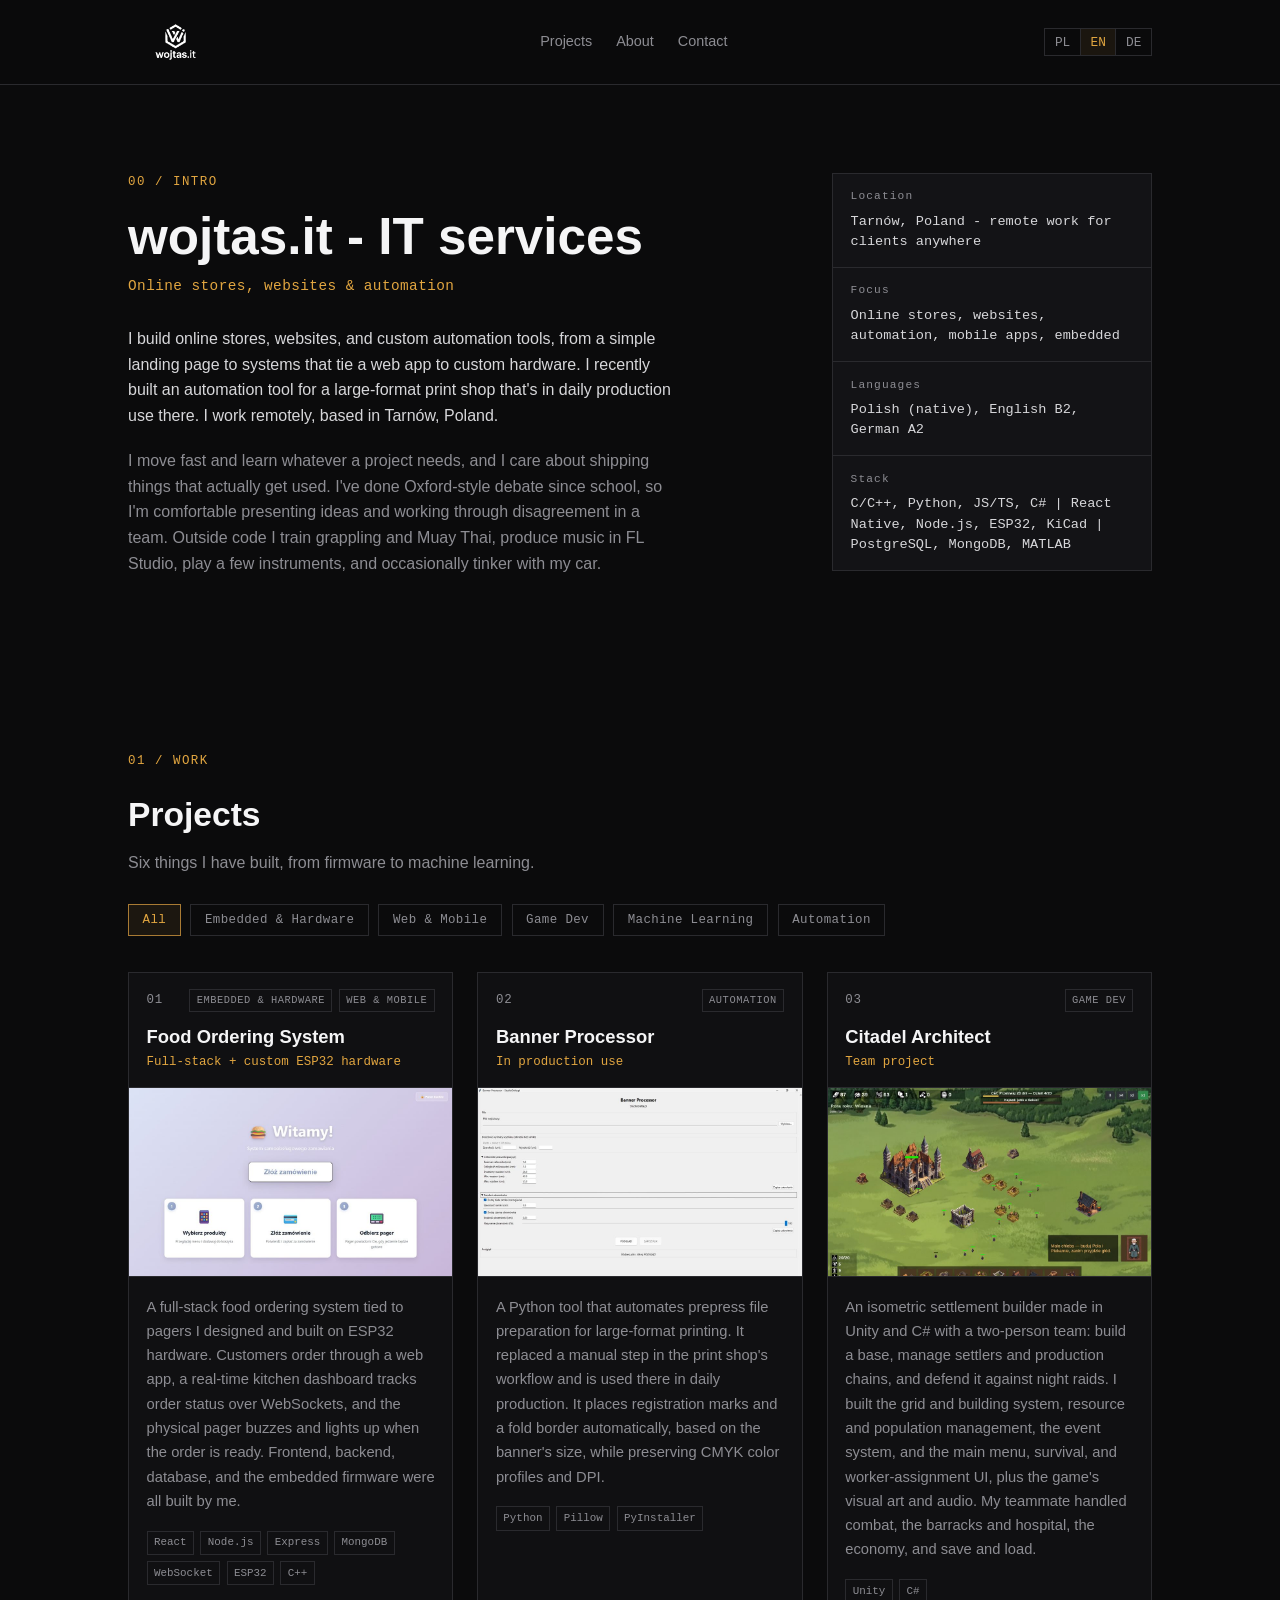
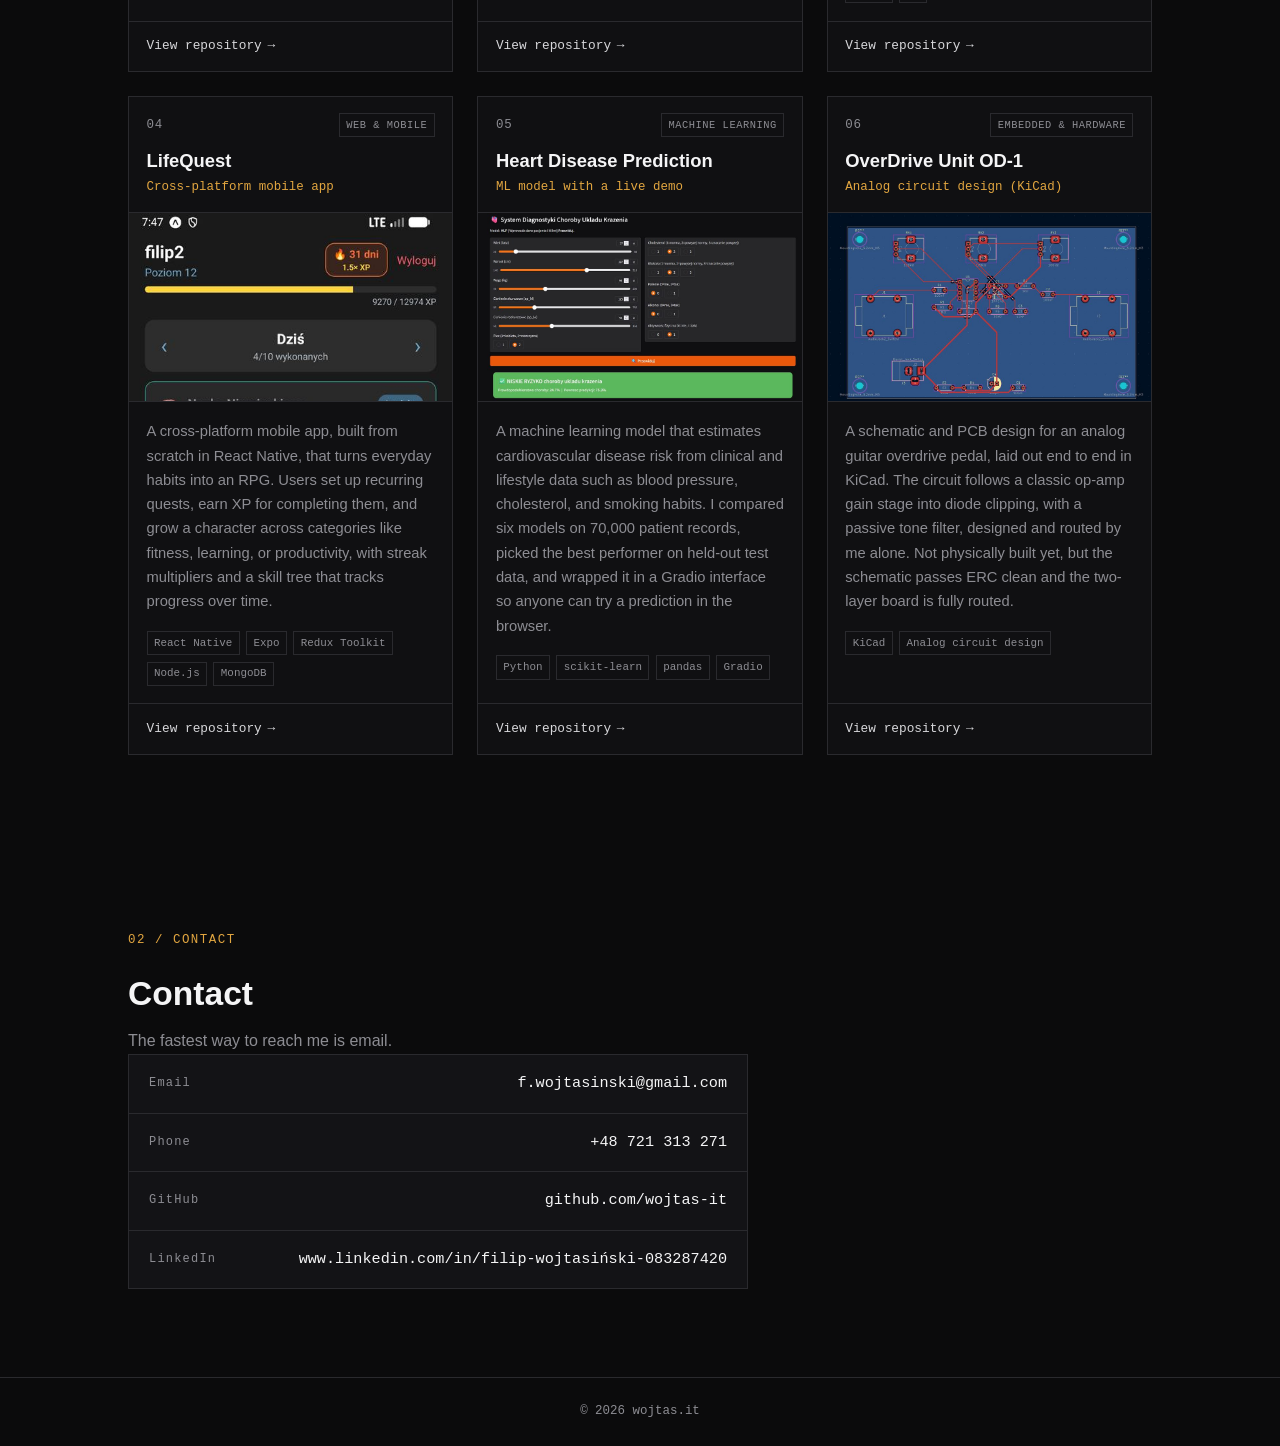
<file: index.html>
<!DOCTYPE html>
<html lang="en">
<head>
<meta charset="UTF-8">
<meta name="viewport" content="width=device-width, initial-scale=1.0">
<meta name="theme-color" content="#0b0b0c">
<title>wojtas.it - usługi informatyczne</title>
<meta name="description" content="wojtas.it: sklepy internetowe, strony WWW i automatyzacje szyte na miarę, od pomysłu po wdrożenie produkcyjne.">
<link rel="icon" href="data:image/svg+xml,%3Csvg xmlns='http://www.w3.org/2000/svg' viewBox='0 0 32 32'%3E%3Crect width='32' height='32' fill='%230b0b0c'/%3E%3Crect x='14' y='4' width='4' height='9' fill='%23e2a640'/%3E%3Crect x='14' y='19' width='4' height='9' fill='%23e2a640'/%3E%3Crect x='4' y='14' width='9' height='4' fill='%23e2a640'/%3E%3Crect x='19' y='14' width='9' height='4' fill='%23e2a640'/%3E%3C/svg%3E">
<link rel="stylesheet" href="css/style.css">
</head>
<body>
<a class="skip-link" href="#main" data-i18n="skipLink">Skip to main content</a>

<header class="site-header">
  <div class="header-inner">
    <a class="brand" href="#top" aria-label="wojtas.it">
      <img src="logo.png" alt="wojtas.it" class="brand-logo">
    </a>
    <nav class="site-nav" aria-label="Primary">
      <a href="#projects" data-i18n="navProjects">Projects</a>
      <a href="#about" data-i18n="navAbout">About</a>
      <a href="#contact" data-i18n="navContact">Contact</a>
    </nav>
    <div class="lang-switch mono" id="lang-switch" role="group" data-i18n-attr-label="langSwitcherLabel" aria-label="Language">
      <button type="button" data-lang-btn="pl">PL</button>
      <button type="button" data-lang-btn="en">EN</button>
      <button type="button" data-lang-btn="de">DE</button>
    </div>
  </div>
</header>

<main id="main">

  <section id="about" class="intro-section" aria-labelledby="intro-heading">
    <div class="intro-grid">
      <div class="intro-main">
        <p class="index-label mono">00 / INTRO</p>
        <h1 id="intro-heading" data-field="heroName">wojtas.it - usługi informatyczne</h1>
        <p class="hero-role mono" data-i18n="heroRole"></p>
        <p class="intro-text" data-field="intro"></p>
        <p class="about-text" data-field="about"></p>
      </div>
      <aside class="facts-panel mono" aria-label="Quick facts">
        <dl>
          <div class="facts-row">
            <dt data-i18n="factsLabelLocation"></dt>
            <dd data-i18n="factsValueLocation"></dd>
          </div>
          <div class="facts-row">
            <dt data-i18n="factsLabelFocus"></dt>
            <dd data-i18n="factsValueFocus"></dd>
          </div>
          <div class="facts-row">
            <dt data-i18n="factsLabelLanguages"></dt>
            <dd data-i18n="factsValueLanguages"></dd>
          </div>
          <div class="facts-row">
            <dt data-i18n="factsLabelStack"></dt>
            <dd data-i18n="factsValueStack"></dd>
          </div>
        </dl>
      </aside>
    </div>
  </section>

  <section id="projects" class="projects-section" aria-labelledby="projects-heading">
    <div class="section-heading">
      <p class="index-label mono">01 / WORK</p>
      <h2 id="projects-heading" data-i18n="projectsHeading"></h2>
      <p class="section-sub" data-i18n="projectsSub"></p>
    </div>
    <div class="filters mono" id="filters" role="group" aria-label="Filter projects by category"></div>
    <div class="projects-grid" id="projects-grid"></div>
  </section>

  <section id="contact" class="contact-section" aria-labelledby="contact-heading">
    <div class="section-heading">
      <p class="index-label mono">02 / CONTACT</p>
      <h2 id="contact-heading" data-i18n="contactHeading"></h2>
      <p class="section-sub" data-i18n="contactSub"></p>
    </div>
    <dl class="contact-panel mono" id="contact-panel"></dl>
  </section>

</main>

<footer class="site-footer">
  <p class="mono footer-copy">&copy; 2026 wojtas.it</p>
</footer>

<script src="content.js"></script>
<script src="js/main.js"></script>
</body>
</html>
</file>
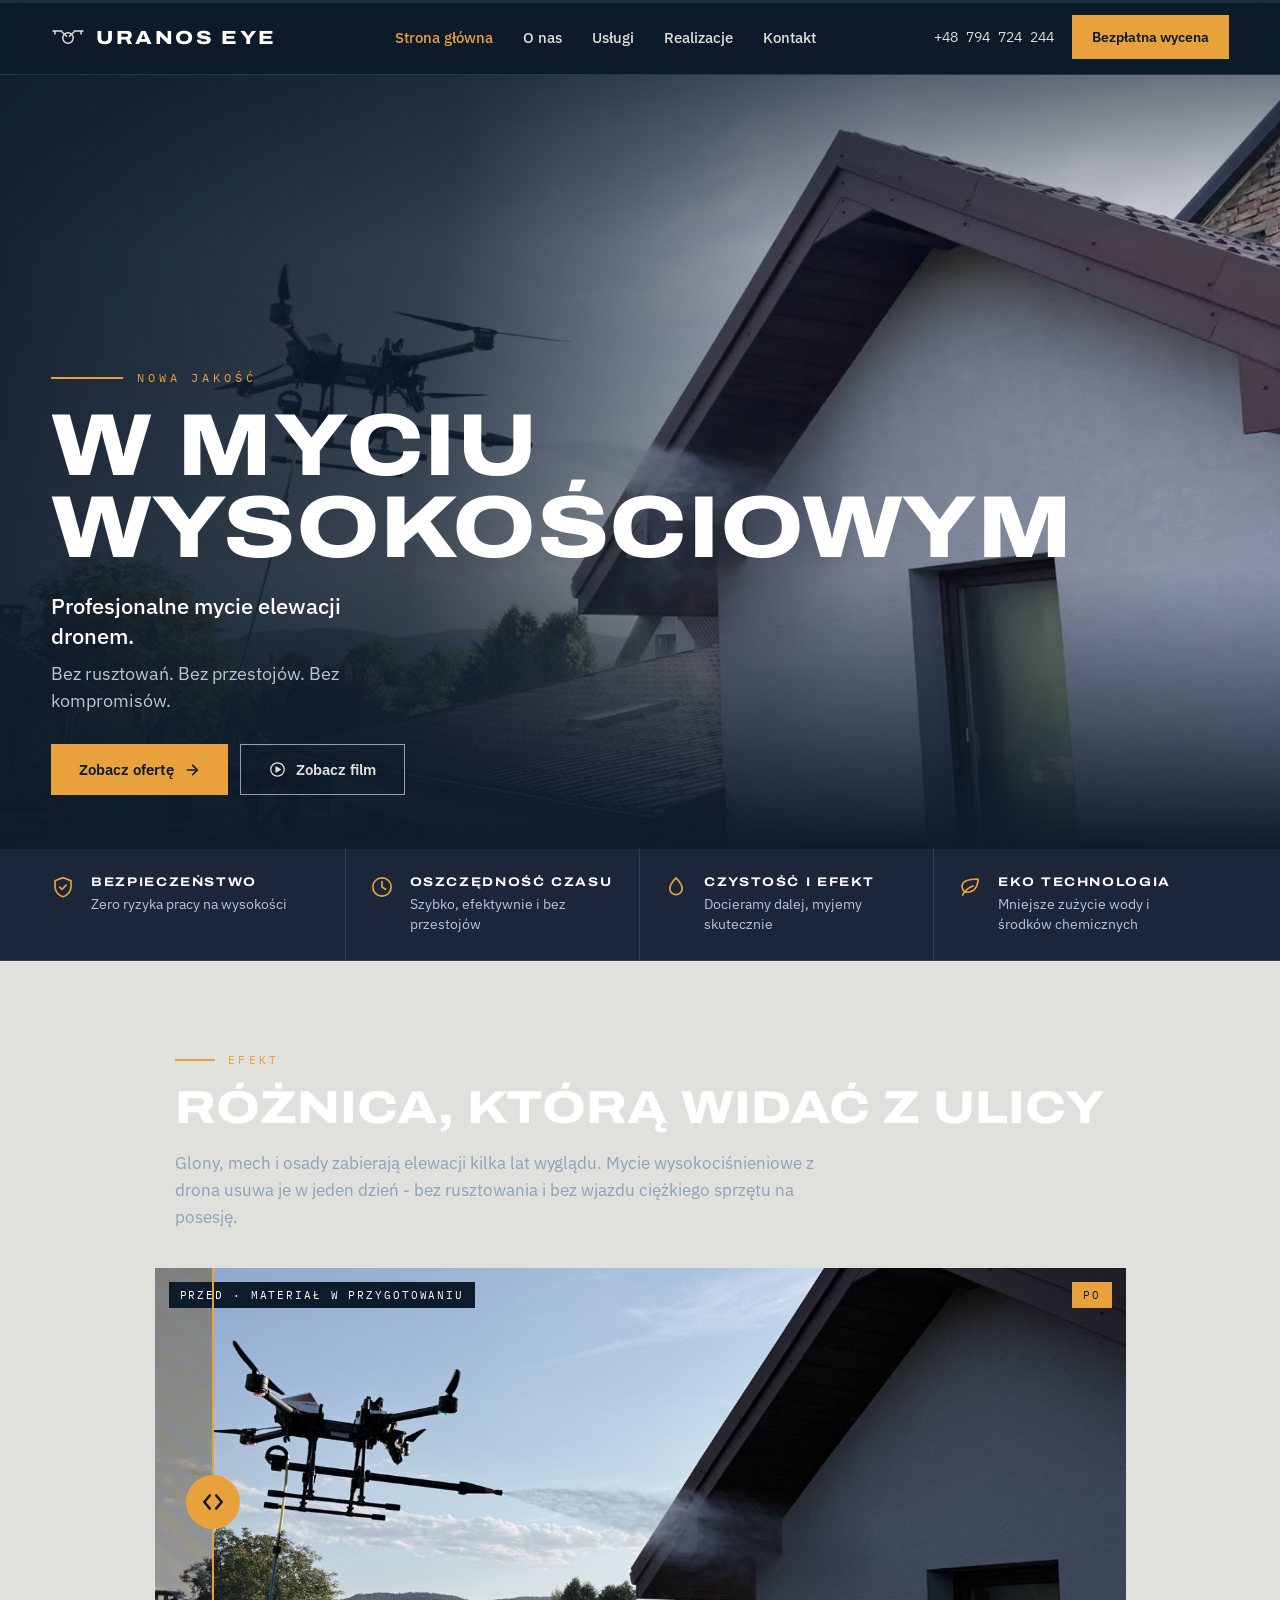
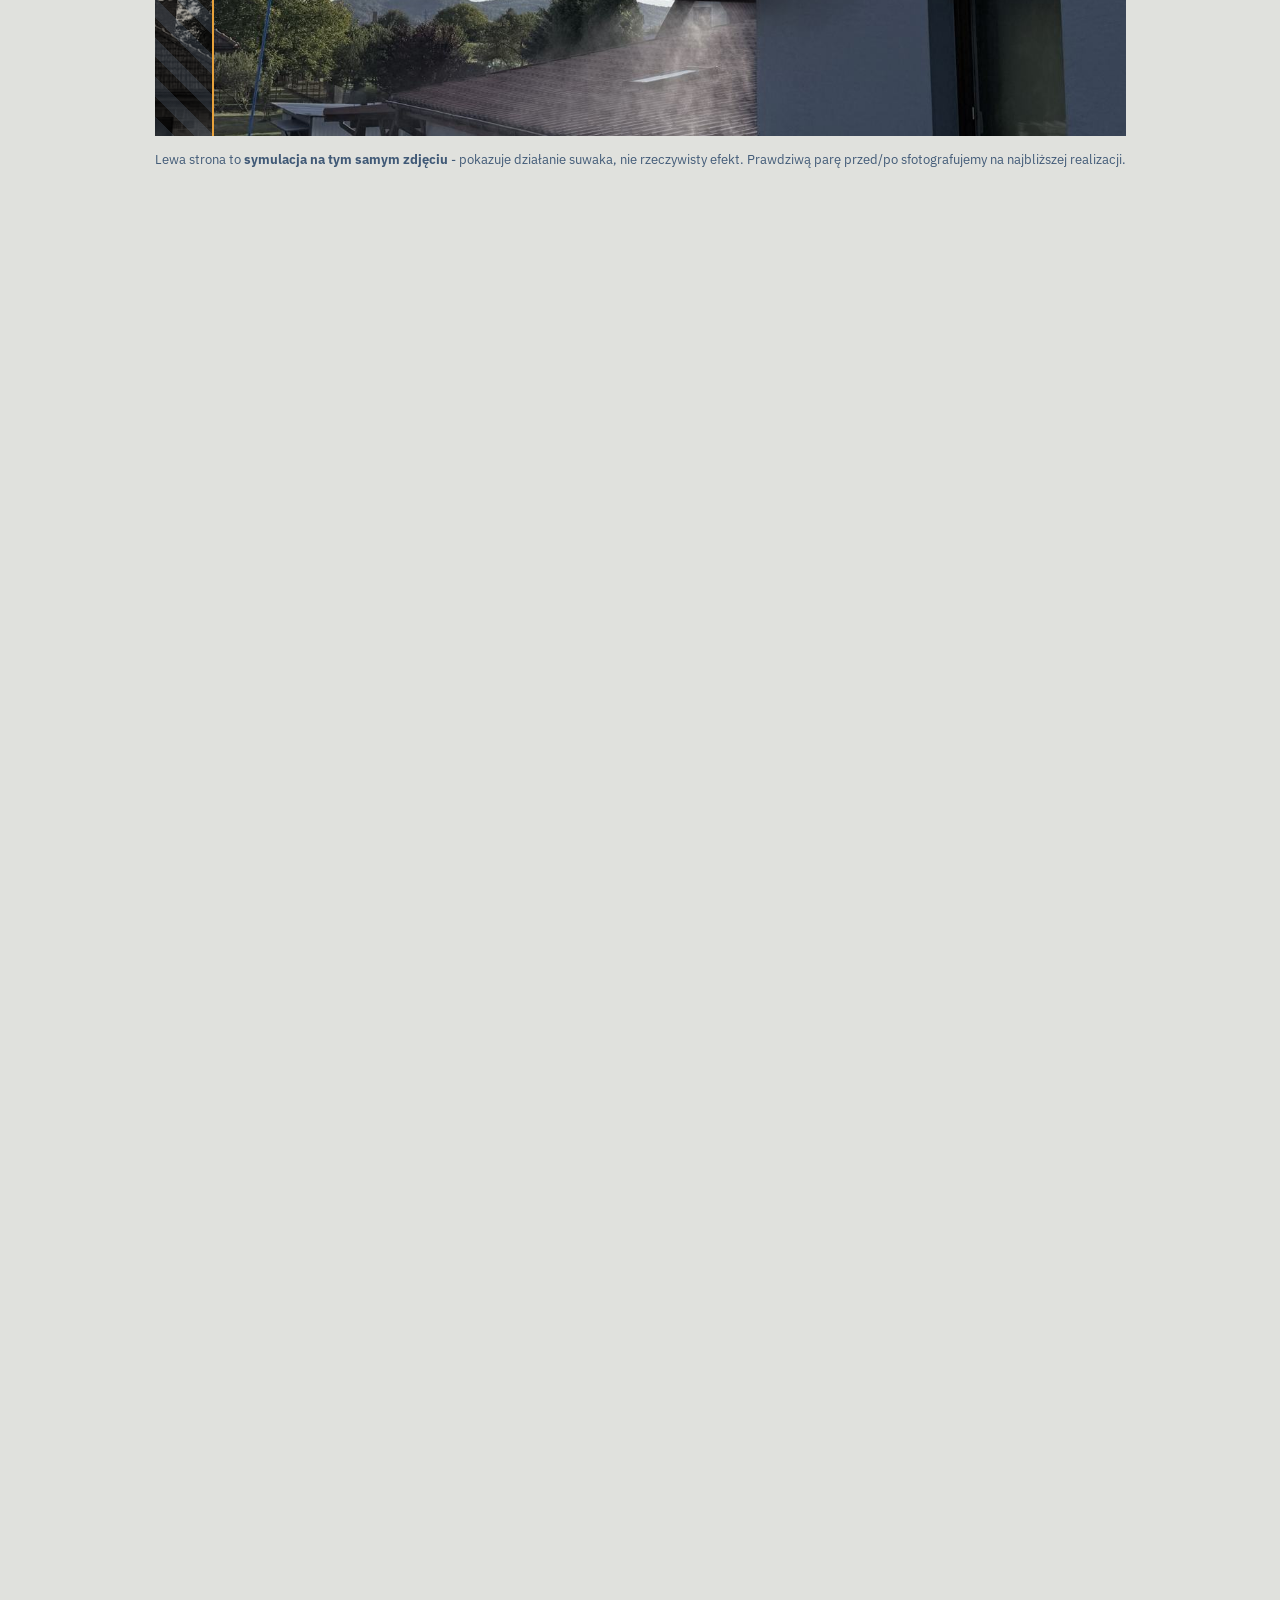
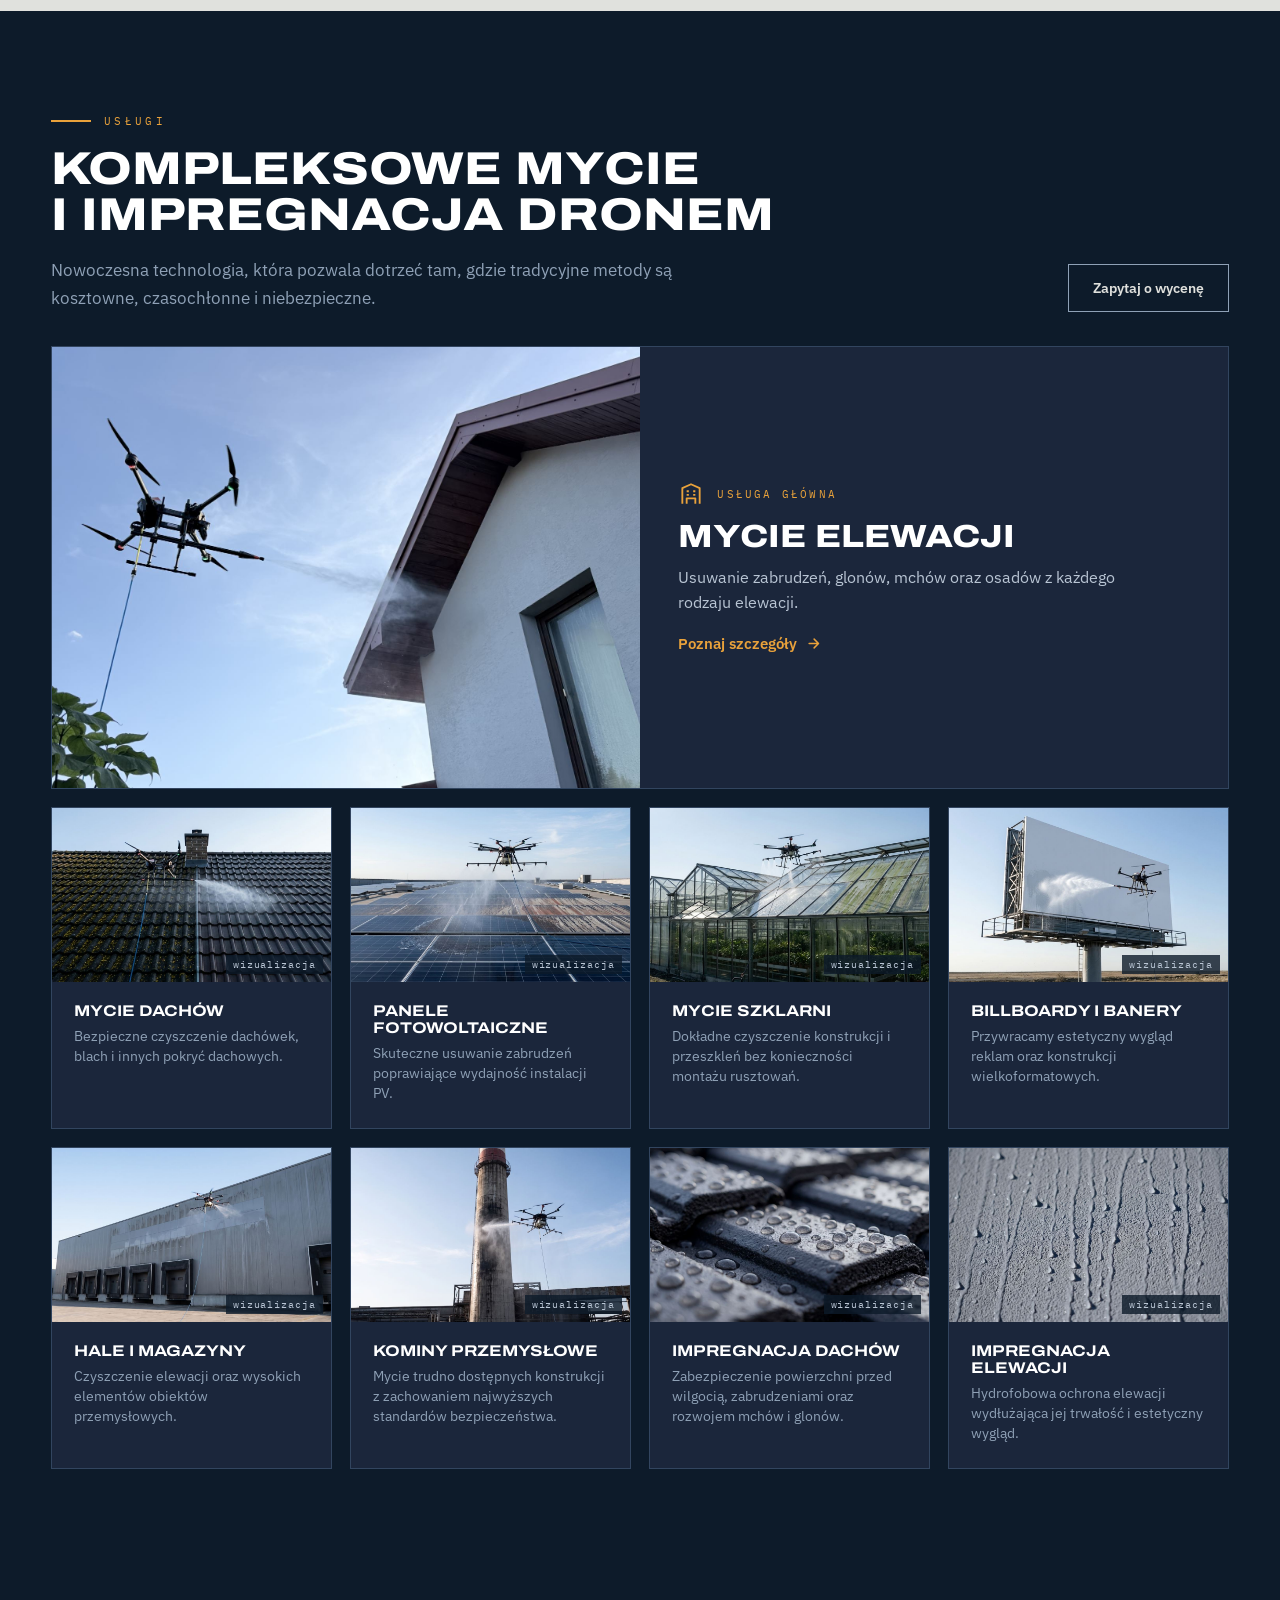
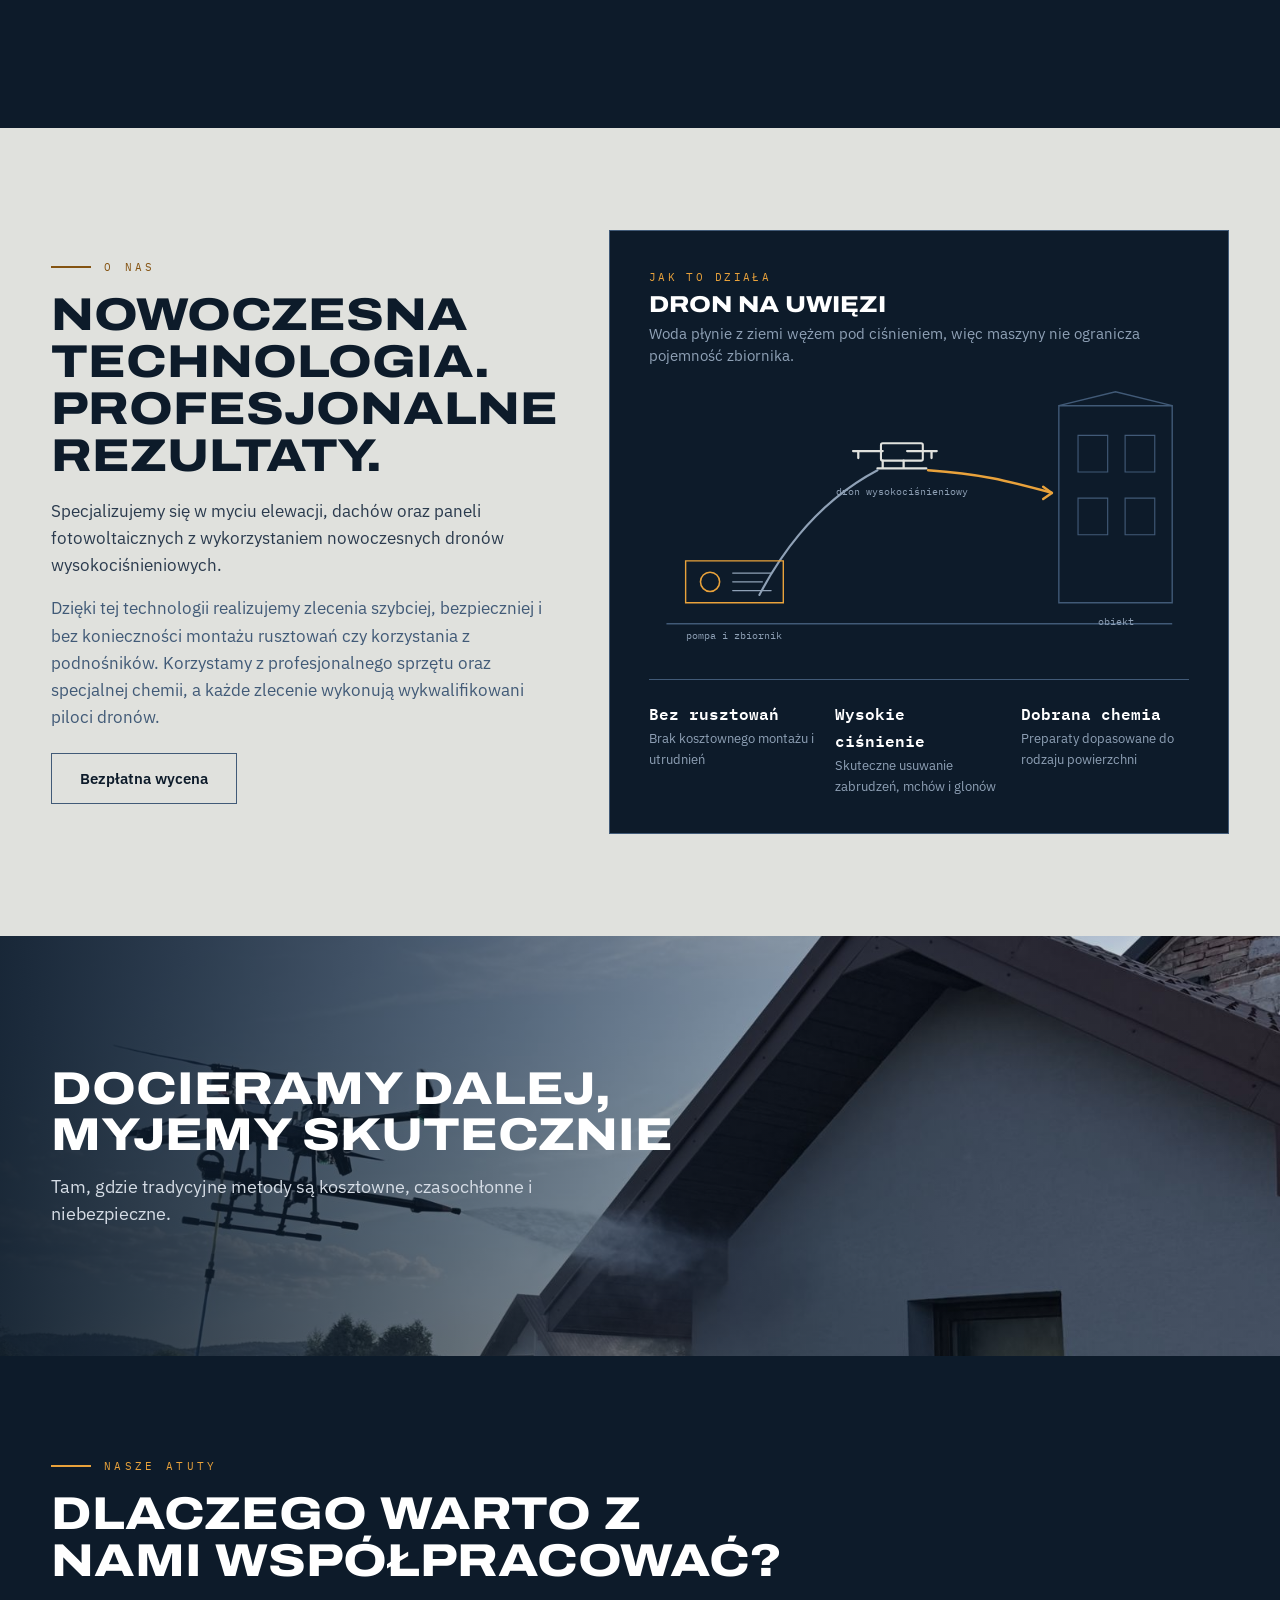
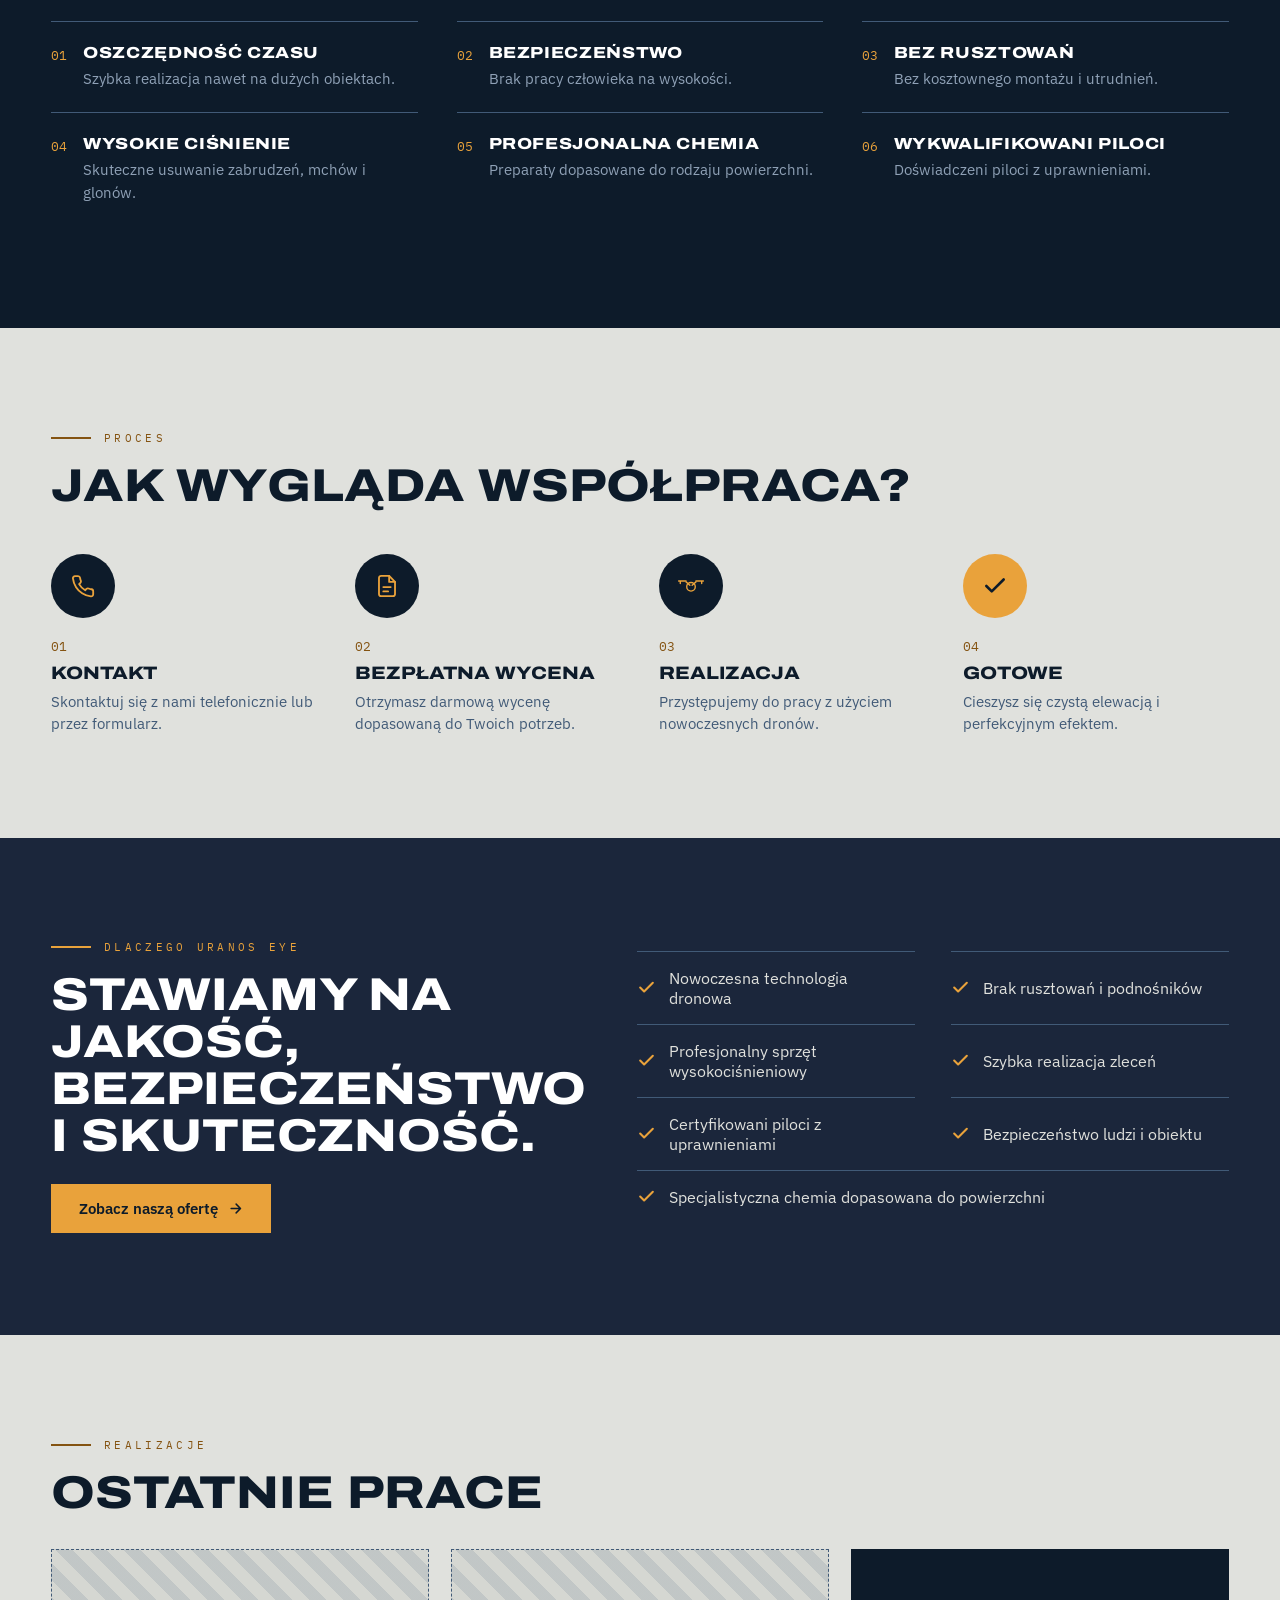
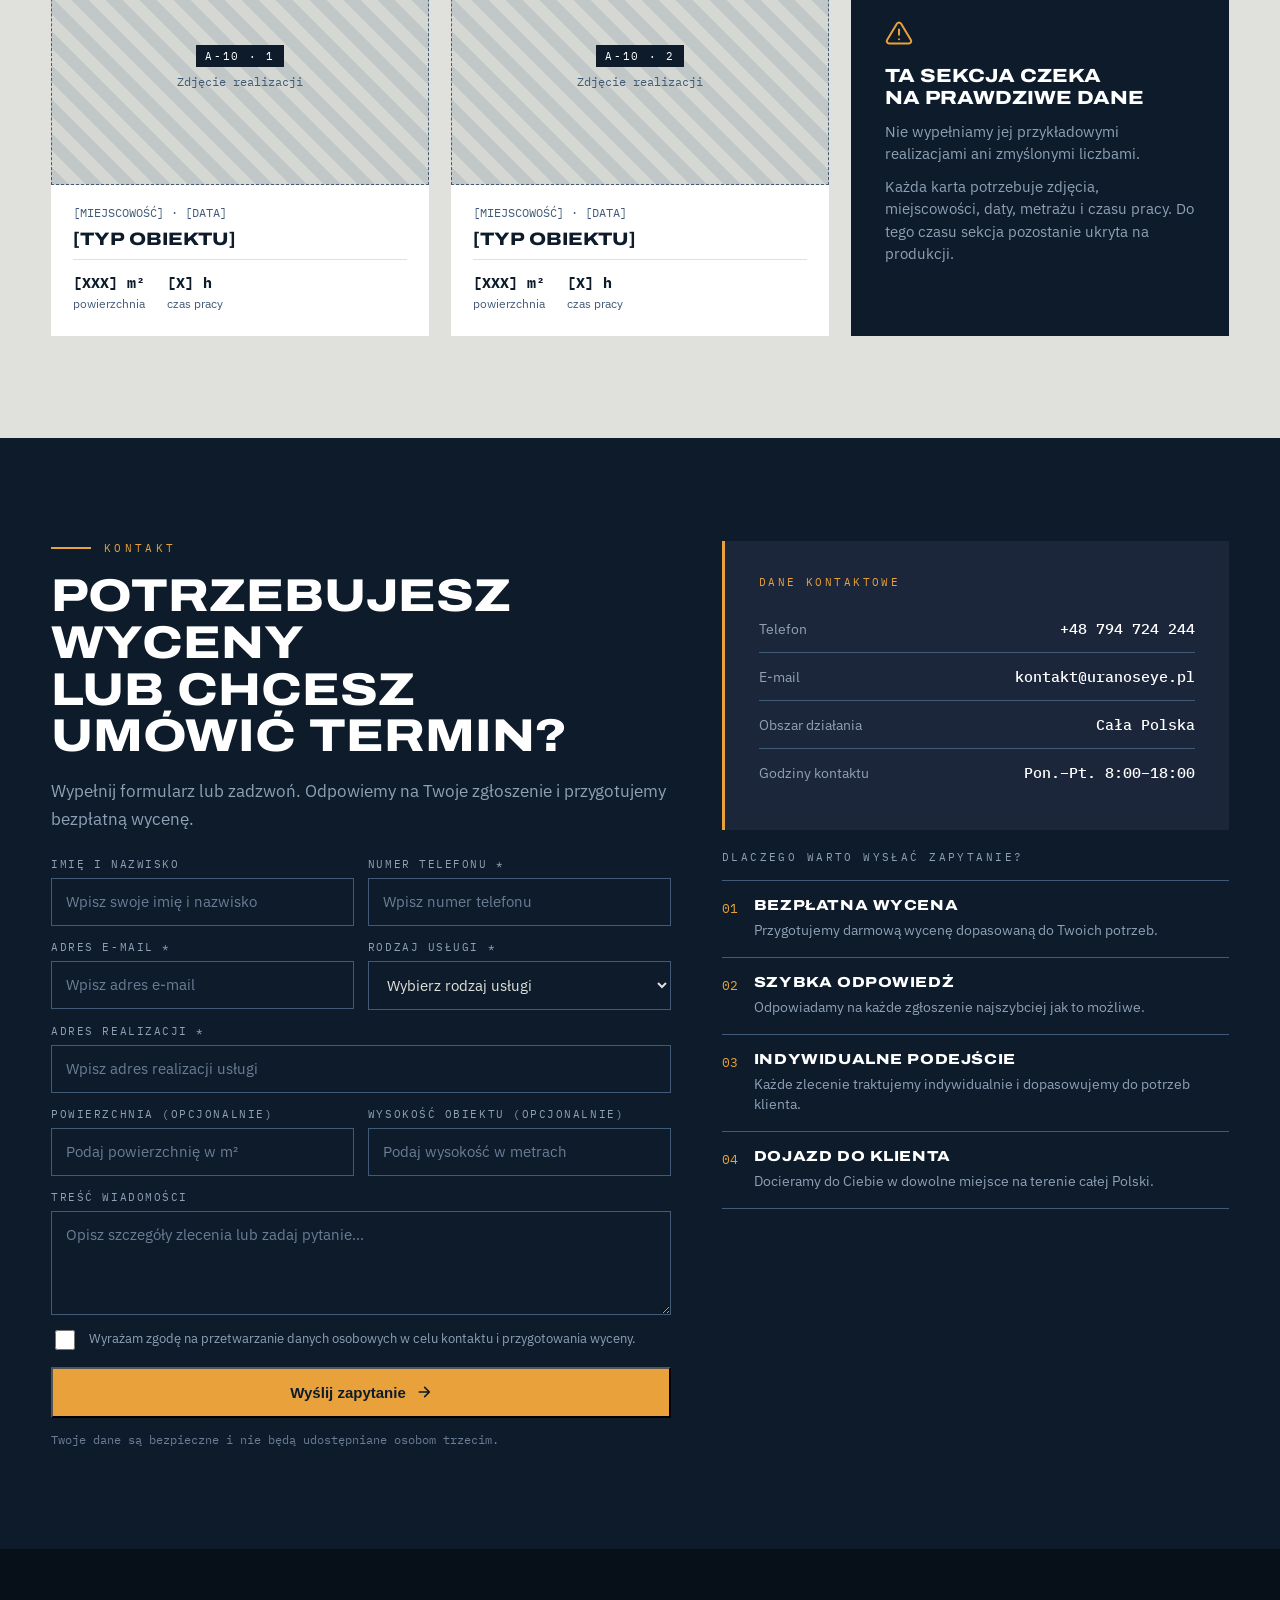
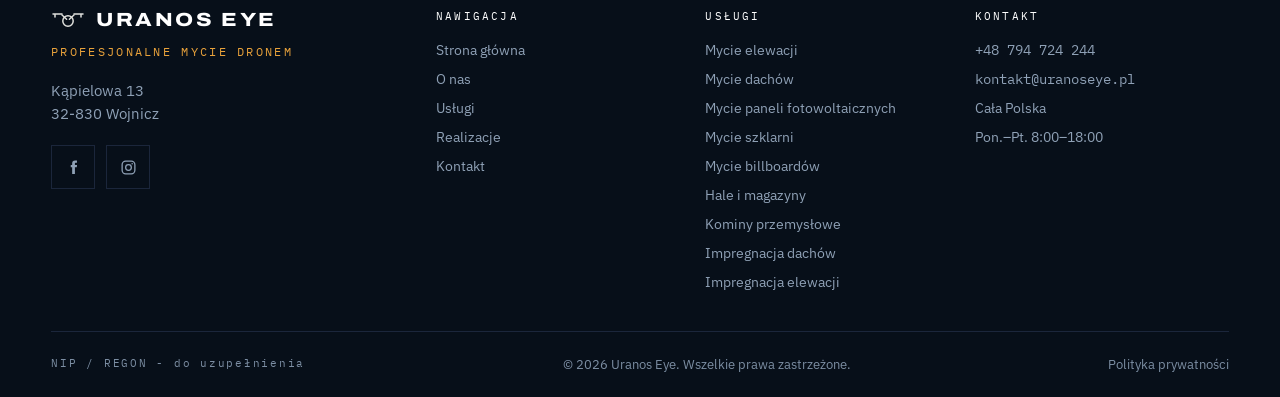
<file: uranos/index.html>
<!doctype html>
<html lang="pl">
<head>
<meta charset="utf-8">
<meta name="viewport" content="width=device-width, initial-scale=1, viewport-fit=cover">
<meta name="description" content="Uranos Eye - profesjonalne mycie elewacji, dachów i paneli fotowoltaicznych dronem. Bez rusztowań. Wojnicz, cała Polska.">
<meta name="robots" content="noindex, nofollow">
<title>Uranos Eye</title>
<link rel="preconnect" href="https://fonts.gstatic.com" crossorigin>
<link rel="stylesheet" href="https://fonts.googleapis.com/css2?family=Archivo:wdth,wght@62..125,400..900&family=IBM+Plex+Mono:wght@400;500;600&family=IBM+Plex+Sans:wght@400;500;600;700&display=swap">
<style>
:root{
  --ink:#0D1B2A; --navy:#1B263B; --deep:#070F19; --steel:#415A77; --mist:#8FA1B6;
  --pale:#B9C5D4; --alab:#E0E1DD; --white:#FFFFFF; --amber:#E9A23B; --amber-d:#845311;
  --dsp:'Archivo','Arial Narrow',system-ui,sans-serif;
  --body:'IBM Plex Sans',system-ui,-apple-system,sans-serif;
  --mono:'IBM Plex Mono',ui-monospace,monospace;
}
*{box-sizing:border-box}
html{scroll-behavior:smooth}
@media (prefers-reduced-motion:reduce){html{scroll-behavior:auto}}
body{margin:0;background:var(--ink);color:var(--alab);font-family:var(--body);-webkit-font-smoothing:antialiased;overflow-x:hidden}
img,video{max-width:100%;display:block}
a{color:var(--amber)}
:focus-visible{outline:2px solid var(--amber);outline-offset:3px}
.dsp{font-family:var(--dsp);font-variation-settings:'wdth' 118;text-transform:uppercase;font-weight:800;text-wrap:balance}
.mono{font-family:var(--mono)}
.wrap{max-width:1320px;margin:0 auto;padding-inline:clamp(16px,4vw,64px)}
section{padding-block:clamp(56px,8vw,104px)}
.light{background:var(--alab);color:var(--ink)}
.mid{background:var(--navy)}

/* etykiety i nagłówki */
.lbl{display:flex;align-items:center;gap:13px;margin-bottom:18px}
.lbl i{display:block;width:40px;height:2px;background:var(--amber)}
.light .lbl i{background:var(--amber-d)}
.lbl span{font-family:var(--mono);font-size:11px;letter-spacing:.3em;text-transform:uppercase;color:var(--amber)}
.light .lbl span{color:var(--amber-d)}
h2{margin:0 0 18px;font-size:clamp(27px,4.4vw,46px);line-height:1.02;color:var(--white)}
.light h2{color:var(--ink)}
.p{margin:0 0 16px;font-size:clamp(15px,1.7vw,17px);line-height:1.6;color:var(--mist);max-width:64ch}
.light .p{color:var(--steel)}

/* przyciski */
.btn{display:inline-flex;align-items:center;justify-content:center;gap:10px;padding:15px 28px;font-weight:600;font-size:15px;text-decoration:none;min-height:48px;transition:transform .25s,background-color .25s,border-color .25s,color .25s}
.btn-a{background:var(--amber);color:var(--ink)}
.btn-a:hover{background:#F5BE68;color:var(--ink);transform:translateY(-2px)}
.btn-b{border:1px solid var(--mist);color:var(--alab)}
.btn-b:hover{border-color:var(--white);color:var(--white);transform:translateY(-2px)}
.light .btn-b{border-color:var(--steel);color:var(--ink)}
.light .btn-b:hover{border-color:var(--ink);color:var(--ink)}
.btns{display:flex;flex-wrap:wrap;gap:12px}
.tlink{color:var(--amber-d);font-weight:600;font-size:15px;text-decoration:none;display:inline-flex;align-items:center;gap:9px}

/* pasek postępu */
#prog{position:fixed;top:0;left:0;right:0;height:3px;background:rgba(65,90,119,.3);z-index:70}
#prog i{display:block;height:100%;width:0;background:var(--amber)}

/* nawigacja */
.nav{position:sticky;top:env(safe-area-inset-top,0px);z-index:60;background:rgba(13,27,42,.92);backdrop-filter:blur(10px);border-bottom:1px solid rgba(65,90,119,.5)}
.nav .wrap{display:flex;align-items:center;justify-content:space-between;height:74px;gap:20px}
.brand{display:flex;align-items:center;gap:11px;text-decoration:none}
.brand span{font-family:var(--dsp);font-variation-settings:'wdth' 118;text-transform:uppercase;font-weight:800;font-size:19px;letter-spacing:.13em;color:var(--white)}
.menu{display:flex;gap:30px}
.menu a{color:var(--alab);text-decoration:none;font-size:14.5px;font-weight:500;transition:color .2s}
.menu a:hover,.menu a.on{color:var(--amber)}
.navr{display:flex;align-items:center;gap:18px}
.navtel{font-family:var(--mono);font-size:13.5px;color:var(--alab);text-decoration:none;white-space:nowrap}
.navtel:hover{color:var(--amber)}
.burger{display:none;width:46px;height:46px;background:none;border:0;align-items:center;justify-content:center;cursor:pointer}

/* hero */
.hero{position:relative;min-height:600px;height:86svh;overflow:hidden;display:flex;align-items:flex-end}
.hero-m{position:absolute;inset:0;will-change:transform}
.hero-m video,.hero-m img{width:100%;height:100%;object-fit:cover;object-position:58% 50%}
.hero-s{position:absolute;inset:0;background:
  linear-gradient(96deg,rgba(13,27,42,.95) 0%,rgba(13,27,42,.8) 34%,rgba(13,27,42,.22) 66%,rgba(13,27,42,0) 100%),
  linear-gradient(180deg,rgba(13,27,42,.55) 0%,transparent 22%,transparent 64%,var(--ink) 100%)}
.hero-c{position:relative;width:100%;padding-bottom:clamp(30px,6vh,60px);will-change:transform,opacity}
.eb{display:flex;align-items:center;gap:14px;margin-bottom:20px}
.eb i{display:block;height:2px;width:0;background:var(--amber);animation:rule 1.1s .3s cubic-bezier(.2,.7,.2,1) forwards}
@keyframes rule{to{width:72px}}
.eb span{font-family:var(--mono);font-size:clamp(10px,1.5vw,12px);letter-spacing:.32em;text-transform:uppercase;color:var(--amber)}
h1{margin:0 0 22px;font-size:clamp(36px,7.6vw,88px);line-height:.93;color:var(--white);letter-spacing:.005em}
.lead{margin:0 0 8px;font-size:clamp(17px,2.2vw,22px);line-height:1.4;color:var(--white);font-weight:500;max-width:24ch}
.sub{margin:0 0 30px;font-size:clamp(14.5px,1.8vw,18px);line-height:1.5;color:var(--pale);max-width:36ch}

/* filary */
.pil-w{background:var(--navy);border-bottom:1px solid rgba(65,90,119,.5)}
.pil-g{display:grid;grid-template-columns:repeat(4,1fr)}
.pil{display:flex;gap:16px;padding:26px 24px 26px 0;border-right:1px solid rgba(65,90,119,.5)}
.pil:last-child{border-right:0}
.pil+.pil{padding-left:24px}
.pil svg{flex:0 0 auto;stroke:var(--amber)}
.pil b{display:block;font-family:var(--dsp);font-variation-settings:'wdth' 118;text-transform:uppercase;font-size:12.5px;letter-spacing:.13em;color:var(--white);margin-bottom:6px}
.pil p{margin:0;font-size:13.5px;line-height:1.45;color:var(--pale)}

/* przed / po */
.ba-stage{position:relative;height:250svh;background:var(--alab);color:var(--ink)}
.ba-st{position:sticky;top:0;height:100svh;display:flex;flex-direction:column;justify-content:center;overflow:hidden;padding-block:24px}
.ba-f{position:relative;aspect-ratio:16/9;max-height:52svh;width:100%;overflow:hidden;background:#111}
.ba-f img{position:absolute;inset:0;width:100%;height:100%;object-fit:cover}
.ba-b{position:absolute;inset:0;width:50%;overflow:hidden;will-change:width}
.ba-b .in{position:absolute;inset:0;width:100vw;max-width:none}
.ba-b img{filter:grayscale(.7) sepia(.3) saturate(.7) brightness(.7) contrast(1.05)}
.ba-h{position:absolute;inset:0;background-image:repeating-linear-gradient(45deg,rgba(119,141,169,.2) 0 14px,transparent 14px 28px)}
.ba-l{position:absolute;top:0;bottom:0;width:2px;background:var(--amber);left:50%;transform:translateX(-1px);will-change:left}
.ba-k{position:absolute;top:50%;left:50%;width:54px;height:54px;border-radius:50%;background:var(--amber);display:grid;place-items:center;transform:translate(-50%,-50%);will-change:left}
.tag{position:absolute;top:14px;font-family:var(--mono);font-size:10.5px;letter-spacing:.18em;padding:6px 11px}
.tag-l{left:14px;background:var(--ink);color:var(--white)}
.tag-r{right:14px;background:var(--amber);color:var(--ink)}
.ba-n{margin:14px 0 0;font-size:13px;line-height:1.5;color:var(--steel)}

/* kafle usług */
.feat{display:flex;background:var(--navy);border:1px solid rgba(65,90,119,.6);text-decoration:none;margin-bottom:18px;overflow:hidden;transition:border-color .35s}
.feat:hover{border-color:var(--amber)}
.feat img{width:50%;height:auto;min-height:280px;object-fit:cover}
.feat-t{padding:clamp(24px,3vw,44px);display:flex;flex-direction:column;justify-content:center}
.tiles{display:grid;grid-template-columns:repeat(4,1fr);gap:18px}
.tile{background:var(--navy);border:1px solid rgba(65,90,119,.6);text-decoration:none;display:block;color:inherit;overflow:hidden;transition:transform .35s cubic-bezier(.2,.7,.2,1),border-color .35s}
.tile:hover{transform:translateY(-6px);border-color:var(--amber)}
.tile-i{position:relative;aspect-ratio:16/10;overflow:hidden}
.tile-i img{width:100%;height:100%;object-fit:cover;transition:transform .6s cubic-bezier(.2,.7,.2,1)}
.tile:hover .tile-i img{transform:scale(1.05)}
.viz{position:absolute;right:8px;bottom:8px;font-family:var(--mono);font-size:9.5px;letter-spacing:.1em;background:rgba(13,27,42,.8);color:var(--pale);padding:3px 7px}
.tile-t{padding:20px 22px 24px}
.tile-t b{display:block;font-family:var(--dsp);font-variation-settings:'wdth' 118;text-transform:uppercase;font-size:15.5px;color:var(--white);margin-bottom:7px}
.tile-t p{margin:0;font-size:13.5px;line-height:1.5;color:var(--mist)}

/* metoda */
.met{display:grid;grid-template-columns:.85fr 1.15fr;gap:clamp(28px,4vw,56px);align-items:center}
.diag{background:var(--ink);padding:clamp(20px,3vw,40px);border:1px solid var(--steel)}
.diag .ink{stroke-dasharray:var(--len);stroke-dashoffset:var(--len)}
.diag.on .ink{stroke-dashoffset:0;transition:stroke-dashoffset 1.5s cubic-bezier(.3,.7,.2,1)}
.diag.on .d2{transition-delay:.3s}.diag.on .d3{transition-delay:.6s}.diag.on .d4{transition-delay:.9s}
.diag text{opacity:0}
.diag.on text{opacity:1;transition:opacity .6s 1.1s}
.dstat{display:grid;grid-template-columns:repeat(3,1fr);gap:18px;margin-top:24px;border-top:1px solid var(--steel);padding-top:20px}
.dstat b{display:block;font-family:var(--mono);font-size:16px;color:var(--white);font-weight:600}
.dstat span{font-size:12.5px;color:var(--mist);line-height:1.45}

/* pasmo foto */
.band{position:relative;height:clamp(300px,42vw,420px);overflow:hidden;padding:0}
.band img{position:absolute;inset:0;width:100%;height:100%;object-fit:cover;object-position:center 42%}
.band-s{position:absolute;inset:0;background:linear-gradient(90deg,rgba(13,27,42,.92) 0%,rgba(13,27,42,.5) 48%,rgba(13,27,42,.1) 100%)}
.band-c{position:relative;height:100%;display:flex;flex-direction:column;justify-content:center}

/* listy */
.grid3{display:grid;grid-template-columns:repeat(3,1fr);gap:0 clamp(24px,3vw,46px)}
.atut{border-top:1px solid var(--steel);padding:22px 0;display:flex;gap:16px}
.atut .n{font-family:var(--mono);font-size:13px;color:var(--amber);padding-top:3px}
.atut h3{margin:0 0 7px;font-family:var(--dsp);font-variation-settings:'wdth' 118;text-transform:uppercase;font-size:16px;font-weight:800;color:var(--white);letter-spacing:.04em}
.atut p{margin:0;font-size:14.5px;line-height:1.55;color:var(--mist)}
.steps{display:grid;grid-template-columns:repeat(4,1fr);gap:clamp(20px,3vw,40px);position:relative}
.step .ic{width:64px;height:64px;border-radius:50%;background:var(--ink);display:grid;place-items:center;margin-bottom:20px}
.step:last-child .ic{background:var(--amber)}
.step .n{font-family:var(--mono);font-size:13px;color:var(--amber-d);margin-bottom:8px}
.step h3{margin:0 0 8px;font-family:var(--dsp);font-variation-settings:'wdth' 118;text-transform:uppercase;font-size:18px;font-weight:800}
.step p{margin:0;font-size:14.5px;line-height:1.55;color:var(--steel)}
.why{display:grid;grid-template-columns:.8fr 1.2fr;gap:clamp(28px,4vw,56px);align-items:center}
.checks{display:grid;grid-template-columns:1fr 1fr;gap:0 36px}
.chk{display:flex;gap:13px;padding:16px 0;border-top:1px solid var(--steel);align-items:center;font-size:15.5px;color:var(--alab)}
.chk svg{flex:0 0 auto;stroke:var(--amber)}

/* realizacje */
.real{display:grid;grid-template-columns:repeat(3,1fr);gap:22px}
.rc{background:var(--white)}
.ph{background-color:#D5D7D2;background-image:repeating-linear-gradient(45deg,rgba(65,90,119,.13) 0 12px,transparent 12px 24px);border:1px dashed var(--steel);display:flex;flex-direction:column;align-items:center;justify-content:center;gap:7px;text-align:center;padding:16px}
.phc{font-family:var(--mono);font-size:10.5px;letter-spacing:.16em;color:var(--white);background:var(--ink);padding:4px 9px}
.rc-t{padding:20px 22px 24px}
.rc-t .m{font-family:var(--mono);font-size:11.5px;color:var(--steel);margin-bottom:9px}
.rc-t h3{margin:0 0 10px;font-family:var(--dsp);font-variation-settings:'wdth' 118;text-transform:uppercase;font-size:18px;font-weight:800}
.rcs{display:flex;gap:22px;border-top:1px solid var(--alab);padding-top:13px}
.rcs b{display:block;font-family:var(--mono);font-size:15px}
.rcs span{font-size:12px;color:var(--steel)}
.note{background:var(--ink);color:var(--alab);padding:clamp(24px,3vw,34px);display:flex;flex-direction:column;justify-content:center}

/* kontakt */
.cta{display:grid;grid-template-columns:1.1fr .9fr;gap:clamp(30px,4vw,64px);align-items:start}
.form{display:grid;grid-template-columns:1fr 1fr;gap:14px}
.fl{display:flex;flex-direction:column;gap:7px}
.fl.full{grid-column:1/-1}
.fl label{font-family:var(--mono);font-size:11px;letter-spacing:.14em;text-transform:uppercase;color:var(--mist)}
.fl input,.fl select,.fl textarea{background:var(--ink);border:1px solid var(--steel);color:var(--alab);padding:13px 14px;font-family:var(--body);font-size:15px;min-height:48px;border-radius:0}
.fl textarea{min-height:104px;resize:vertical}
.fl input::placeholder,.fl textarea::placeholder{color:#6B7E96}
.cons{grid-column:1/-1;display:flex;gap:11px;align-items:flex-start;font-size:13px;line-height:1.5;color:var(--mist)}
.cons input{width:20px;height:20px;flex:0 0 auto;margin-top:1px;accent-color:var(--amber)}
.kv{display:flex;justify-content:space-between;align-items:baseline;gap:16px;padding:14px 0;border-bottom:1px solid var(--steel)}
.kv span{font-size:14px;color:var(--mist)}
.kv a,.kv b{font-family:var(--mono);font-size:14.5px;color:var(--white);text-decoration:none;font-weight:500;text-align:right}
.kv a:hover{color:var(--amber)}

/* stopka */
footer{background:var(--deep);padding-block:clamp(40px,5vw,60px) 0}
.fgrid{display:grid;grid-template-columns:1.5fr 1fr 1fr 1.1fr;gap:clamp(24px,3vw,48px);padding-bottom:40px;border-bottom:1px solid var(--navy)}
.fh{font-family:var(--mono);font-size:11px;letter-spacing:.2em;text-transform:uppercase;color:var(--white);margin-bottom:18px}
.fl-n{display:flex;flex-direction:column;gap:11px}
.fl-n a{color:var(--mist);text-decoration:none;font-size:14px}
.fl-n a:hover{color:var(--amber)}
.soc{display:flex;gap:11px}
.soc a{width:44px;height:44px;border:1px solid var(--navy);display:grid;place-items:center}
.soc a:hover{border-color:var(--amber)}
.fbot{padding-block:24px;display:flex;flex-wrap:wrap;gap:12px;justify-content:space-between;font-size:13px;color:#7C8EA3}
.fbot a{color:#7C8EA3;text-decoration:none}

/* odsłanianie */
.js .rv{opacity:0;transform:translateY(18px)}
.js .rv.in{opacity:1;transform:none;transition:opacity .6s cubic-bezier(.2,.7,.2,1),transform .6s cubic-bezier(.2,.7,.2,1)}
.js .stg>*{opacity:0;transform:translateY(18px)}
.js .stg.in>*{opacity:1;transform:none;transition:opacity .55s cubic-bezier(.2,.7,.2,1),transform .55s cubic-bezier(.2,.7,.2,1)}
.js .stg.in>*:nth-child(2){transition-delay:.06s}.js .stg.in>*:nth-child(3){transition-delay:.12s}
.js .stg.in>*:nth-child(4){transition-delay:.18s}.js .stg.in>*:nth-child(5){transition-delay:.24s}
.js .stg.in>*:nth-child(6){transition-delay:.3s}.js .stg.in>*:nth-child(7){transition-delay:.36s}
.js .stg.in>*:nth-child(8){transition-delay:.42s}

@media (max-width:980px){
  .menu{display:none}.burger{display:flex}
  .pil-g{grid-template-columns:1fr 1fr}
  .pil{border-right:0;border-bottom:1px solid rgba(65,90,119,.5);padding:20px 0}
  .pil+.pil{padding-left:0}
  .pil:nth-child(odd){padding-right:16px}.pil:nth-child(even){padding-left:16px}
  .tiles{grid-template-columns:1fr 1fr}
  .feat{flex-direction:column}.feat img{width:100%;min-height:0;aspect-ratio:16/9}
  .met,.why,.cta{grid-template-columns:1fr}
  .grid3{grid-template-columns:1fr 1fr}
  .steps{grid-template-columns:1fr 1fr}
  .real{grid-template-columns:1fr}
  .fgrid{grid-template-columns:1fr 1fr}
  .ba-stage{height:210svh}
}
@media (max-width:620px){
  .navtel{display:none}
  .tiles,.grid3,.steps,.checks,.form,.fgrid{grid-template-columns:1fr}
  .btn{width:100%}
  .pil-g{grid-template-columns:1fr}
  .pil:nth-child(odd),.pil:nth-child(even){padding-left:0;padding-right:0}
}
@media (prefers-reduced-motion:reduce){
  *,*::before,*::after{animation-duration:.001ms!important;animation-iteration-count:1!important;transition-duration:.001ms!important}
  .js .rv,.js .stg>*{opacity:1;transform:none}
  .eb i{width:72px}
  .ba-stage{height:auto}.ba-st{position:static;height:auto;padding-block:48px}
  .diag .ink{stroke-dashoffset:0}.diag text{opacity:1}
}
</style>

</head>
<body>
<div id="prog"><i></i></div>

<header class="nav">
  <div class="wrap">
    <a class="brand" href="#top">
      <svg width="34" height="20" viewBox="0 0 34 20" fill="none" stroke="#E0E1DD" stroke-width="1.5" stroke-linecap="round" aria-hidden="true"><path d="M2 4h9M23 4h9M4 4v3M30 4v3"/><circle cx="17" cy="11" r="5.2"/><path d="M11 5l4.6 4.2M23 5l-4.6 4.2"/></svg>
      <span>Uranos Eye</span>
    </a>
    <nav class="menu" aria-label="Główna">
      <a href="#top" class="on">Strona główna</a>
      <a href="#o-nas">O nas</a>
      <a href="#uslugi">Usługi</a>
      <a href="#realizacje">Realizacje</a>
      <a href="#kontakt">Kontakt</a>
    </nav>
    <div class="navr">
      <a class="navtel" href="tel:+48794724244">+48 794 724 244</a>
      <a class="btn btn-a" href="#kontakt" style="padding:11px 20px;font-size:13.5px;min-height:44px">Bezpłatna wycena</a>
      <button class="burger" type="button" aria-label="Menu">
        <svg width="22" height="22" viewBox="0 0 24 24" fill="none" stroke="#E0E1DD" stroke-width="2" stroke-linecap="round" aria-hidden="true"><path d="M3 7h18M3 12h18M3 17h18"/></svg>
      </button>
    </div>
  </div>
</header>

<main id="top">

<section class="hero" style="padding:0">
  <div class="hero-m" id="hm">
    <video autoplay muted loop playsinline preload="metadata" poster="img/hero-poster.jpg" aria-label="Dron Uranos Eye myjący elewację budynku">
      <source src="img/hero.mp4" type="video/mp4">
      <img src="img/hero-poster.jpg" alt="Dron Uranos Eye myjący elewację budynku">
    </video>
  </div>
  <div class="hero-s"></div>
  <div class="hero-c wrap" id="hc">
    <div class="eb"><i></i><span>Nowa jakość</span></div>
    <h1 class="dsp">W myciu<br>wysokościowym</h1>
    <p class="lead">Profesjonalne mycie elewacji dronem.</p>
    <p class="sub">Bez rusztowań. Bez przestojów. Bez kompromisów.</p>
    <div class="btns">
      <a class="btn btn-a" href="#uslugi">Zobacz ofertę
        <svg width="16" height="16" viewBox="0 0 24 24" fill="none" stroke="currentColor" stroke-width="2.4" stroke-linecap="round" stroke-linejoin="round" aria-hidden="true"><path d="M5 12h14M13 5l7 7-7 7"/></svg>
      </a>
      <a class="btn btn-b" href="#o-nas">
        <svg width="17" height="17" viewBox="0 0 24 24" fill="none" stroke="currentColor" stroke-width="1.8" stroke-linejoin="round" aria-hidden="true"><circle cx="12" cy="12" r="9.5"/><path d="M10 8.4l6 3.6-6 3.6z" fill="currentColor"/></svg>
        Zobacz film
      </a>
    </div>
  </div>
</section>

<div class="pil-w">
  <div class="wrap">
    <div class="pil-g stg">
      <div class="pil"><svg width="24" height="24" viewBox="0 0 24 24" fill="none" stroke-width="1.7" stroke-linecap="round" stroke-linejoin="round" aria-hidden="true"><path d="M12 2.6l8 3.2v5.6c0 5-3.4 9.2-8 10.4-4.6-1.2-8-5.4-8-10.4V5.8z"/><path d="M8.8 12.2l2.2 2.2 4.2-4.4"/></svg><div><b>Bezpieczeństwo</b><p>Zero ryzyka pracy na wysokości</p></div></div>
      <div class="pil"><svg width="24" height="24" viewBox="0 0 24 24" fill="none" stroke-width="1.7" stroke-linecap="round" stroke-linejoin="round" aria-hidden="true"><circle cx="12" cy="12" r="9.2"/><path d="M12 6.6V12l3.6 2.2"/></svg><div><b>Oszczędność czasu</b><p>Szybko, efektywnie i bez przestojów</p></div></div>
      <div class="pil"><svg width="24" height="24" viewBox="0 0 24 24" fill="none" stroke-width="1.7" stroke-linecap="round" stroke-linejoin="round" aria-hidden="true"><path d="M12 2.8s6.2 6.4 6.2 10.6a6.2 6.2 0 11-12.4 0C5.8 9.2 12 2.8 12 2.8z"/></svg><div><b>Czystość i efekt</b><p>Docieramy dalej, myjemy skutecznie</p></div></div>
      <div class="pil"><svg width="24" height="24" viewBox="0 0 24 24" fill="none" stroke-width="1.7" stroke-linecap="round" stroke-linejoin="round" aria-hidden="true"><path d="M20 4c0 8.4-4.6 13.2-10.4 13.2A5.6 5.6 0 014 11.6C4 6.6 10.2 4 20 4z"/><path d="M4.6 20c2.4-4.6 6-7.4 10.4-9"/></svg><div><b>Eko technologia</b><p>Mniejsze zużycie wody i środków chemicznych</p></div></div>
    </div>
  </div>
</div>

<section class="ba-stage" id="efekt" style="padding:0">
  <div class="ba-st">
    <div class="wrap" style="padding-bottom:20px">
      <div class="lbl"><i></i><span>Efekt</span></div>
      <h2 class="dsp">Różnica, którą widać z ulicy</h2>
      <p class="p">Glony, mech i osady zabierają elewacji kilka lat wyglądu. Mycie wysokociśnieniowe z drona usuwa je w jeden dzień - bez rusztowania i bez wjazdu ciężkiego sprzętu na posesję.</p>
    </div>
    <div class="wrap">
      <div class="ba-f" id="baf">
        <img src="img/foto-elewacja.jpg" alt="Elewacja domu po myciu dronem">
        <div class="ba-b" id="bab"><div class="in"><img src="img/foto-elewacja.jpg" alt="Symulacja stanu przed myciem"><div class="ba-h"></div></div></div>
        <span class="tag tag-l">PRZED · MATERIAŁ W PRZYGOTOWANIU</span>
        <span class="tag tag-r">PO</span>
        <div class="ba-l" id="bal"></div>
        <div class="ba-k" id="bak"><svg width="26" height="26" viewBox="0 0 24 24" fill="none" stroke="#0D1B2A" stroke-width="2.4" stroke-linecap="round" stroke-linejoin="round" aria-hidden="true"><path d="M9 6l-5 6 5 6M15 6l5 6-5 6"/></svg></div>
      </div>
      <p class="ba-n">Lewa strona to <strong>symulacja na tym samym zdjęciu</strong> - pokazuje działanie suwaka, nie rzeczywisty efekt. Prawdziwą parę przed/po sfotografujemy na najbliższej realizacji.</p>
    </div>
  </div>
</section>

<section id="uslugi">
  <div class="wrap">
    <div style="display:flex;justify-content:space-between;align-items:flex-end;gap:24px;flex-wrap:wrap;margin-bottom:34px">
      <div class="rv">
        <div class="lbl"><i></i><span>Usługi</span></div>
        <h2 class="dsp">Kompleksowe mycie<br>i impregnacja dronem</h2>
        <p class="p" style="margin-bottom:0">Nowoczesna technologia, która pozwala dotrzeć tam, gdzie tradycyjne metody są kosztowne, czasochłonne i niebezpieczne.</p>
      </div>
      <a class="btn btn-b rv" href="#kontakt" style="padding:14px 24px;font-size:14px">Zapytaj o wycenę</a>
    </div>

    <a class="feat rv" href="#kontakt">
      <img src="img/foto-hero.jpg" alt="Mycie elewacji dronem - realizacja Uranos Eye">
      <div class="feat-t">
        <div style="display:flex;align-items:center;gap:13px;margin-bottom:14px">
          <svg width="26" height="26" viewBox="0 0 24 24" fill="none" stroke="#E9A23B" stroke-width="1.7" stroke-linejoin="round" aria-hidden="true"><path d="M4 21V6.5L12 3l8 3.5V21"/><path d="M8 21v-5h8v5M8 9.5h2M14 9.5h2M8 12.8h2M14 12.8h2"/></svg>
          <span class="mono" style="font-size:11px;letter-spacing:.2em;color:#E9A23B">USŁUGA GŁÓWNA</span>
        </div>
        <h3 class="dsp" style="margin:0 0 12px;font-size:clamp(24px,3vw,32px);color:#fff;line-height:1">Mycie elewacji</h3>
        <p style="margin:0 0 20px;font-size:16px;line-height:1.55;color:#B9C5D4;max-width:44ch">Usuwanie zabrudzeń, glonów, mchów oraz osadów z każdego rodzaju elewacji.</p>
        <span style="color:#E9A23B;font-weight:600;font-size:15px;display:inline-flex;align-items:center;gap:9px">Poznaj szczegóły
          <svg width="15" height="15" viewBox="0 0 24 24" fill="none" stroke="currentColor" stroke-width="2.4" stroke-linecap="round" stroke-linejoin="round" aria-hidden="true"><path d="M5 12h14M13 5l7 7-7 7"/></svg>
        </span>
      </div>
    </a>

    <div class="tiles stg">
      <a class="tile" href="#kontakt"><div class="tile-i"><img src="img/u-dach.jpg" alt="Mycie dachu dronem"><span class="viz">wizualizacja</span></div><div class="tile-t"><b>Mycie dachów</b><p>Bezpieczne czyszczenie dachówek, blach i innych pokryć dachowych.</p></div></a>
      <a class="tile" href="#kontakt"><div class="tile-i"><img src="img/u-panele.jpg" alt="Mycie paneli fotowoltaicznych dronem"><span class="viz">wizualizacja</span></div><div class="tile-t"><b>Panele fotowoltaiczne</b><p>Skuteczne usuwanie zabrudzeń poprawiające wydajność instalacji PV.</p></div></a>
      <a class="tile" href="#kontakt"><div class="tile-i"><img src="img/u-szklarnia.jpg" alt="Mycie szklarni dronem"><span class="viz">wizualizacja</span></div><div class="tile-t"><b>Mycie szklarni</b><p>Dokładne czyszczenie konstrukcji i przeszkleń bez konieczności montażu rusztowań.</p></div></a>
      <a class="tile" href="#kontakt"><div class="tile-i"><img src="img/u-billboard.jpg" alt="Mycie billboardu dronem"><span class="viz">wizualizacja</span></div><div class="tile-t"><b>Billboardy i banery</b><p>Przywracamy estetyczny wygląd reklam oraz konstrukcji wielkoformatowych.</p></div></a>
      <a class="tile" href="#kontakt"><div class="tile-i"><img src="img/u-hala.jpg" alt="Mycie elewacji hali magazynowej dronem"><span class="viz">wizualizacja</span></div><div class="tile-t"><b>Hale i magazyny</b><p>Czyszczenie elewacji oraz wysokich elementów obiektów przemysłowych.</p></div></a>
      <a class="tile" href="#kontakt"><div class="tile-i"><img src="img/u-komin.jpg" alt="Mycie komina przemysłowego dronem"><span class="viz">wizualizacja</span></div><div class="tile-t"><b>Kominy przemysłowe</b><p>Mycie trudno dostępnych konstrukcji z zachowaniem najwyższych standardów bezpieczeństwa.</p></div></a>
      <a class="tile" href="#kontakt"><div class="tile-i"><img src="img/u-impreg-dach.jpg" alt="Dachówka po impregnacji hydrofobowej"><span class="viz">wizualizacja</span></div><div class="tile-t"><b>Impregnacja dachów</b><p>Zabezpieczenie powierzchni przed wilgocią, zabrudzeniami oraz rozwojem mchów i glonów.</p></div></a>
      <a class="tile" href="#kontakt"><div class="tile-i"><img src="img/u-impreg-elew.jpg" alt="Elewacja po impregnacji hydrofobowej"><span class="viz">wizualizacja</span></div><div class="tile-t"><b>Impregnacja elewacji</b><p>Hydrofobowa ochrona elewacji wydłużająca jej trwałość i estetyczny wygląd.</p></div></a>
    </div>

    <div class="rv" style="background:var(--navy);border:1px solid rgba(65,90,119,.6);padding:clamp(22px,3vw,32px);margin-top:18px;display:flex;flex-wrap:wrap;gap:20px;align-items:center;justify-content:space-between">
      <div>
        <div class="mono" style="font-size:11px;letter-spacing:.2em;color:#E9A23B;text-transform:uppercase;margin-bottom:9px">Potrzebujesz nietypowego czyszczenia?</div>
        <h3 class="dsp" style="margin:0 0 7px;font-size:22px;color:#fff">Inne prace myjące na wysokości</h3>
        <p style="margin:0;font-size:15px;color:#8FA1B6">Realizujemy również indywidualne zlecenia z wykorzystaniem dronów.</p>
      </div>
      <a class="btn btn-a" href="#kontakt">Skontaktuj się z nami</a>
    </div>
  </div>
</section>

<section class="light" id="o-nas">
  <div class="wrap met">
    <div class="rv">
      <div class="lbl"><i></i><span>O nas</span></div>
      <h2 class="dsp">Nowoczesna technologia.<br>Profesjonalne rezultaty.</h2>
      <p class="p" style="color:#2A3A4D">Specjalizujemy się w myciu elewacji, dachów oraz paneli fotowoltaicznych z wykorzystaniem nowoczesnych dronów wysokociśnieniowych.</p>
      <p class="p">Dzięki tej technologii realizujemy zlecenia szybciej, bezpieczniej i bez konieczności montażu rusztowań czy korzystania z podnośników. Korzystamy z profesjonalnego sprzętu oraz specjalnej chemii, a każde zlecenie wykonują wykwalifikowani piloci dronów.</p>
      <div class="btns" style="margin-top:22px"><a class="btn btn-b" href="#kontakt">Bezpłatna wycena</a></div>
    </div>
    <div class="diag rv" id="diag">
      <div class="mono" style="font-size:11px;letter-spacing:.22em;color:#E9A23B;text-transform:uppercase;margin-bottom:8px">Jak to działa</div>
      <h3 class="dsp" style="margin:0 0 6px;font-size:23px;color:#fff">Dron na uwięzi</h3>
      <p style="margin:0 0 22px;font-size:14.5px;line-height:1.55;color:#8FA1B6;max-width:56ch">Woda płynie z ziemi wężem pod ciśnieniem, więc maszyny nie ogranicza pojemność zbiornika.</p>
      <svg viewBox="0 0 620 300" style="width:100%;height:auto" role="img" aria-label="Schemat: pompa na ziemi tłoczy wodę przewodem do drona, który myje elewację budynku">
        <rect class="ink d1" x="470" y="18" width="130" height="226" fill="none" stroke="#415A77" stroke-width="1.6" style="--len:712"/>
        <path class="ink d1" d="M470 18 L535 2 L600 18" fill="none" stroke="#415A77" stroke-width="1.6" style="--len:134"/>
        <rect class="ink d2" x="492" y="52" width="34" height="42" fill="none" stroke="#415A77" stroke-width="1.3" style="--len:152"/>
        <rect class="ink d2" x="546" y="52" width="34" height="42" fill="none" stroke="#415A77" stroke-width="1.3" style="--len:152"/>
        <rect class="ink d2" x="492" y="124" width="34" height="42" fill="none" stroke="#415A77" stroke-width="1.3" style="--len:152"/>
        <rect class="ink d2" x="546" y="124" width="34" height="42" fill="none" stroke="#415A77" stroke-width="1.3" style="--len:152"/>
        <path class="ink d2" d="M234 70h34M296 70h34M240 70v8M324 70v8" stroke="#E0E1DD" stroke-width="2.6" stroke-linecap="round" fill="none" style="--len:96"/>
        <rect class="ink d2" x="266" y="61" width="48" height="20" rx="2" fill="none" stroke="#E0E1DD" stroke-width="2.4" style="--len:136"/>
        <path class="ink d2" d="M268 81v9M292 81v9M262 90h56" stroke="#E0E1DD" stroke-width="2.6" stroke-linecap="round" fill="none" style="--len:74"/>
        <path class="ink d3" d="M320 92 C 380 96, 410 104, 462 118" stroke="#E9A23B" stroke-width="2.8" fill="none" stroke-linecap="round" style="--len:150"/>
        <path class="ink d3" d="M462 118 l-10 -7 M462 118 l-10 7" stroke="#E9A23B" stroke-width="2.8" fill="none" stroke-linecap="round" style="--len:26"/>
        <path class="ink d4" d="M262 92 C 190 130, 150 190, 126 236" stroke="#8FA1B6" stroke-width="2.4" fill="none" stroke-linecap="round" style="--len:200"/>
        <rect class="ink d4" x="42" y="196" width="112" height="48" fill="none" stroke="#E9A23B" stroke-width="1.6" style="--len:320"/>
        <circle class="ink d4" cx="70" cy="220" r="11" fill="none" stroke="#E9A23B" stroke-width="1.8" style="--len:70"/>
        <path class="ink d4" d="M96 210h44M96 220h34M96 230h44" stroke="#8FA1B6" stroke-width="1.5" stroke-linecap="round" fill="none" style="--len:122"/>
        <path class="ink d4" d="M20 268h580" stroke="#415A77" stroke-width="1.6" fill="none" style="--len:580"/>
        <text x="98" y="286" text-anchor="middle" font-family="IBM Plex Mono, monospace" font-size="12" fill="#8FA1B6">pompa i zbiornik</text>
        <text x="290" y="120" text-anchor="middle" font-family="IBM Plex Mono, monospace" font-size="12" fill="#8FA1B6">dron wysokociśnieniowy</text>
        <text x="535" y="270" text-anchor="middle" font-family="IBM Plex Mono, monospace" font-size="12" fill="#8FA1B6">obiekt</text>
      </svg>
      <div class="dstat">
        <div><b>Bez rusztowań</b><span>Brak kosztownego montażu i utrudnień</span></div>
        <div><b>Wysokie ciśnienie</b><span>Skuteczne usuwanie zabrudzeń, mchów i glonów</span></div>
        <div><b>Dobrana chemia</b><span>Preparaty dopasowane do rodzaju powierzchni</span></div>
      </div>
    </div>
  </div>
</section>

<section class="band">
  <img src="img/foto-pasmo.jpg" alt="Dron Uranos Eye pracujący nad dachem budynku">
  <div class="band-s"></div>
  <div class="wrap band-c">
    <h2 class="dsp" style="margin-bottom:14px">Docieramy dalej,<br>myjemy skutecznie</h2>
    <p style="margin:0;font-size:clamp(15px,1.9vw,18px);line-height:1.5;color:#D5DCE5;max-width:44ch">Tam, gdzie tradycyjne metody są kosztowne, czasochłonne i niebezpieczne.</p>
  </div>
</section>

<section>
  <div class="wrap">
    <div class="rv">
      <div class="lbl"><i></i><span>Nasze atuty</span></div>
      <h2 class="dsp" style="margin-bottom:36px">Dlaczego warto z nami współpracować?</h2>
    </div>
    <div class="grid3 stg">
      <div class="atut"><span class="n">01</span><div><h3>Oszczędność czasu</h3><p>Szybka realizacja nawet na dużych obiektach.</p></div></div>
      <div class="atut"><span class="n">02</span><div><h3>Bezpieczeństwo</h3><p>Brak pracy człowieka na wysokości.</p></div></div>
      <div class="atut"><span class="n">03</span><div><h3>Bez rusztowań</h3><p>Bez kosztownego montażu i utrudnień.</p></div></div>
      <div class="atut"><span class="n">04</span><div><h3>Wysokie ciśnienie</h3><p>Skuteczne usuwanie zabrudzeń, mchów i glonów.</p></div></div>
      <div class="atut"><span class="n">05</span><div><h3>Profesjonalna chemia</h3><p>Preparaty dopasowane do rodzaju powierzchni.</p></div></div>
      <div class="atut"><span class="n">06</span><div><h3>Wykwalifikowani piloci</h3><p>Doświadczeni piloci z uprawnieniami.</p></div></div>
    </div>
  </div>
</section>

<section class="light">
  <div class="wrap">
    <div class="rv" style="margin-bottom:44px">
      <div class="lbl"><i></i><span>Proces</span></div>
      <h2 class="dsp">Jak wygląda współpraca?</h2>
    </div>
    <div class="steps stg">
      <div class="step"><div class="ic"><svg width="26" height="26" viewBox="0 0 24 24" fill="none" stroke="#E9A23B" stroke-width="1.7" stroke-linecap="round" stroke-linejoin="round" aria-hidden="true"><path d="M21.4 16.9v2.8a1.9 1.9 0 01-2.1 1.9 18.6 18.6 0 01-8.1-2.9 18.3 18.3 0 01-5.6-5.6A18.6 18.6 0 012.7 5a1.9 1.9 0 011.9-2.1h2.8a1.9 1.9 0 011.9 1.6c.1.9.3 1.8.7 2.6a1.9 1.9 0 01-.4 2l-1.2 1.2a15 15 0 005.6 5.6l1.2-1.2a1.9 1.9 0 012-.4c.8.4 1.7.6 2.6.7a1.9 1.9 0 011.6 2z"/></svg></div><div class="n">01</div><h3>Kontakt</h3><p>Skontaktuj się z nami telefonicznie lub przez formularz.</p></div>
      <div class="step"><div class="ic"><svg width="26" height="26" viewBox="0 0 24 24" fill="none" stroke="#E9A23B" stroke-width="1.7" stroke-linecap="round" stroke-linejoin="round" aria-hidden="true"><path d="M14 2.6H6.6a2 2 0 00-2 2v14.8a2 2 0 002 2h10.8a2 2 0 002-2V8.2z"/><path d="M14 2.6v5.6h5.4M8.6 13h6.8M8.6 17h4.4"/></svg></div><div class="n">02</div><h3>Bezpłatna wycena</h3><p>Otrzymasz darmową wycenę dopasowaną do Twoich potrzeb.</p></div>
      <div class="step"><div class="ic"><svg width="28" height="22" viewBox="0 0 34 20" fill="none" stroke="#E9A23B" stroke-width="1.7" stroke-linecap="round" aria-hidden="true"><path d="M2 4h9M23 4h9M4 4v3M30 4v3"/><circle cx="17" cy="11" r="5.2"/><path d="M11 5l4.6 4.2M23 5l-4.6 4.2"/></svg></div><div class="n">03</div><h3>Realizacja</h3><p>Przystępujemy do pracy z użyciem nowoczesnych dronów.</p></div>
      <div class="step"><div class="ic"><svg width="26" height="26" viewBox="0 0 24 24" fill="none" stroke="#0D1B2A" stroke-width="2.4" stroke-linecap="round" stroke-linejoin="round" aria-hidden="true"><path d="M20 6L9 17l-5-5"/></svg></div><div class="n">04</div><h3>Gotowe</h3><p>Cieszysz się czystą elewacją i perfekcyjnym efektem.</p></div>
    </div>
  </div>
</section>

<section class="mid">
  <div class="wrap why">
    <div class="rv">
      <div class="lbl"><i></i><span>Dlaczego Uranos Eye</span></div>
      <h2 class="dsp">Stawiamy na jakość,<br>bezpieczeństwo<br>i skuteczność.</h2>
      <div class="btns" style="margin-top:24px"><a class="btn btn-a" href="#uslugi">Zobacz naszą ofertę
        <svg width="15" height="15" viewBox="0 0 24 24" fill="none" stroke="currentColor" stroke-width="2.4" stroke-linecap="round" stroke-linejoin="round" aria-hidden="true"><path d="M5 12h14M13 5l7 7-7 7"/></svg></a></div>
    </div>
    <div class="checks stg">
      <div class="chk"><svg width="19" height="19" viewBox="0 0 24 24" fill="none" stroke-width="2.6" stroke-linecap="round" stroke-linejoin="round" aria-hidden="true"><path d="M20 6L9 17l-5-5"/></svg>Nowoczesna technologia dronowa</div>
      <div class="chk"><svg width="19" height="19" viewBox="0 0 24 24" fill="none" stroke-width="2.6" stroke-linecap="round" stroke-linejoin="round" aria-hidden="true"><path d="M20 6L9 17l-5-5"/></svg>Brak rusztowań i podnośników</div>
      <div class="chk"><svg width="19" height="19" viewBox="0 0 24 24" fill="none" stroke-width="2.6" stroke-linecap="round" stroke-linejoin="round" aria-hidden="true"><path d="M20 6L9 17l-5-5"/></svg>Profesjonalny sprzęt wysokociśnieniowy</div>
      <div class="chk"><svg width="19" height="19" viewBox="0 0 24 24" fill="none" stroke-width="2.6" stroke-linecap="round" stroke-linejoin="round" aria-hidden="true"><path d="M20 6L9 17l-5-5"/></svg>Szybka realizacja zleceń</div>
      <div class="chk"><svg width="19" height="19" viewBox="0 0 24 24" fill="none" stroke-width="2.6" stroke-linecap="round" stroke-linejoin="round" aria-hidden="true"><path d="M20 6L9 17l-5-5"/></svg>Certyfikowani piloci z uprawnieniami</div>
      <div class="chk"><svg width="19" height="19" viewBox="0 0 24 24" fill="none" stroke-width="2.6" stroke-linecap="round" stroke-linejoin="round" aria-hidden="true"><path d="M20 6L9 17l-5-5"/></svg>Bezpieczeństwo ludzi i obiektu</div>
      <div class="chk" style="grid-column:1/-1"><svg width="19" height="19" viewBox="0 0 24 24" fill="none" stroke-width="2.6" stroke-linecap="round" stroke-linejoin="round" aria-hidden="true"><path d="M20 6L9 17l-5-5"/></svg>Specjalistyczna chemia dopasowana do powierzchni</div>
    </div>
  </div>
</section>

<section class="light" id="realizacje">
  <div class="wrap">
    <div style="display:flex;justify-content:space-between;align-items:flex-end;gap:20px;flex-wrap:wrap;margin-bottom:32px" class="rv">
      <div>
        <div class="lbl"><i></i><span>Realizacje</span></div>
        <h2 class="dsp" style="margin:0">Ostatnie prace</h2>
      </div>
    </div>
    <div class="real stg">
      <div class="rc">
        <div class="ph" style="aspect-ratio:16/10"><span class="phc">A-10 · 1</span><span class="mono" style="font-size:11.5px;color:#415A77">Zdjęcie realizacji</span></div>
        <div class="rc-t"><div class="m">[MIEJSCOWOŚĆ] · [DATA]</div><h3>[Typ obiektu]</h3><div class="rcs"><div><b>[XXX] m²</b><span>powierzchnia</span></div><div><b>[X] h</b><span>czas pracy</span></div></div></div>
      </div>
      <div class="rc">
        <div class="ph" style="aspect-ratio:16/10"><span class="phc">A-10 · 2</span><span class="mono" style="font-size:11.5px;color:#415A77">Zdjęcie realizacji</span></div>
        <div class="rc-t"><div class="m">[MIEJSCOWOŚĆ] · [DATA]</div><h3>[Typ obiektu]</h3><div class="rcs"><div><b>[XXX] m²</b><span>powierzchnia</span></div><div><b>[X] h</b><span>czas pracy</span></div></div></div>
      </div>
      <div class="note">
        <svg width="28" height="28" viewBox="0 0 24 24" fill="none" stroke="#E9A23B" stroke-width="1.7" stroke-linecap="round" stroke-linejoin="round" style="margin-bottom:18px" aria-hidden="true"><path d="M12 9v4.4M12 17.4h.01M10.3 3.9L1.8 18a2 2 0 001.7 3h17a2 2 0 001.7-3L13.7 3.9a2 2 0 00-3.4 0z"/></svg>
        <h3 class="dsp" style="margin:0 0 12px;font-size:19px;color:#fff;line-height:1.15">Ta sekcja czeka<br>na prawdziwe dane</h3>
        <p style="margin:0 0 10px;font-size:14.5px;line-height:1.55;color:#8FA1B6">Nie wypełniamy jej przykładowymi realizacjami ani zmyślonymi liczbami.</p>
        <p style="margin:0;font-size:14.5px;line-height:1.55;color:#8FA1B6">Każda karta potrzebuje zdjęcia, miejscowości, daty, metrażu i czasu pracy. Do tego czasu sekcja pozostanie ukryta na produkcji.</p>
      </div>
    </div>
  </div>
</section>

<section id="kontakt">
  <div class="wrap cta">
    <div class="rv">
      <div class="lbl"><i></i><span>Kontakt</span></div>
      <h2 class="dsp">Potrzebujesz wyceny<br>lub chcesz umówić termin?</h2>
      <p class="p">Wypełnij formularz lub zadzwoń. Odpowiemy na Twoje zgłoszenie i przygotujemy bezpłatną wycenę.</p>
      <form class="form" style="margin-top:24px" onsubmit="return false">
        <div class="fl"><label for="f-imie">Imię i nazwisko</label><input id="f-imie" name="imie" type="text" placeholder="Wpisz swoje imię i nazwisko"></div>
        <div class="fl"><label for="f-tel">Numer telefonu *</label><input id="f-tel" name="telefon" type="tel" required placeholder="Wpisz numer telefonu"></div>
        <div class="fl"><label for="f-mail">Adres e-mail *</label><input id="f-mail" name="email" type="email" required placeholder="Wpisz adres e-mail"></div>
        <div class="fl"><label for="f-usl">Rodzaj usługi *</label>
          <select id="f-usl" name="usluga" required>
            <option value="">Wybierz rodzaj usługi</option>
            <option>Mycie elewacji</option><option>Mycie dachów</option><option>Mycie paneli fotowoltaicznych</option>
            <option>Mycie szklarni</option><option>Mycie billboardów i banerów</option><option>Hale i magazyny</option>
            <option>Kominy przemysłowe</option><option>Impregnacja dachów</option><option>Impregnacja elewacji</option>
            <option>Inne prace myjące na wysokości</option>
          </select>
        </div>
        <div class="fl full"><label for="f-adr">Adres realizacji *</label><input id="f-adr" name="adres" type="text" required placeholder="Wpisz adres realizacji usługi"></div>
        <div class="fl"><label for="f-pow">Powierzchnia (opcjonalnie)</label><input id="f-pow" name="powierzchnia" type="text" placeholder="Podaj powierzchnię w m²"></div>
        <div class="fl"><label for="f-wys">Wysokość obiektu (opcjonalnie)</label><input id="f-wys" name="wysokosc" type="text" placeholder="Podaj wysokość w metrach"></div>
        <div class="fl full"><label for="f-msg">Treść wiadomości</label><textarea id="f-msg" name="wiadomosc" placeholder="Opisz szczegóły zlecenia lub zadaj pytanie..."></textarea></div>
        <div class="cons"><input id="f-rodo" name="rodo" type="checkbox" required><label for="f-rodo" style="font-family:var(--body);font-size:13px;letter-spacing:0;text-transform:none;color:var(--mist)">Wyrażam zgodę na przetwarzanie danych osobowych w celu kontaktu i przygotowania wyceny.</label></div>
        <div class="fl full"><button class="btn btn-a" type="submit">Wyślij zapytanie
          <svg width="16" height="16" viewBox="0 0 24 24" fill="none" stroke="currentColor" stroke-width="2.4" stroke-linecap="round" stroke-linejoin="round" aria-hidden="true"><path d="M5 12h14M13 5l7 7-7 7"/></svg></button></div>
        <p class="full mono" style="grid-column:1/-1;margin:0;font-size:11.5px;color:#6B7E96">Twoje dane są bezpieczne i nie będą udostępniane osobom trzecim.</p>
      </form>
    </div>

    <div class="rv">
      <div style="background:var(--navy);padding:clamp(24px,3vw,34px);border-left:3px solid var(--amber)">
        <div class="mono" style="font-size:11px;letter-spacing:.22em;color:#E9A23B;text-transform:uppercase;margin-bottom:16px">Dane kontaktowe</div>
        <div class="kv"><span>Telefon</span><a href="tel:+48794724244">+48 794 724 244</a></div>
        <div class="kv"><span>E-mail</span><a href="mailto:kontakt@uranoseye.pl">kontakt@uranoseye.pl</a></div>
        <div class="kv"><span>Obszar działania</span><b>Cała Polska</b></div>
        <div class="kv" style="border-bottom:0"><span>Godziny kontaktu</span><b>Pon.–Pt. 8:00–18:00</b></div>
      </div>
      <div style="margin-top:20px">
        <div class="mono" style="font-size:11px;letter-spacing:.22em;color:#8FA1B6;text-transform:uppercase;margin-bottom:16px">Dlaczego warto wysłać zapytanie?</div>
        <div class="stg">
          <div class="atut" style="padding:16px 0"><span class="n">01</span><div><h3 style="font-size:14.5px">Bezpłatna wycena</h3><p style="font-size:13.5px">Przygotujemy darmową wycenę dopasowaną do Twoich potrzeb.</p></div></div>
          <div class="atut" style="padding:16px 0"><span class="n">02</span><div><h3 style="font-size:14.5px">Szybka odpowiedź</h3><p style="font-size:13.5px">Odpowiadamy na każde zgłoszenie najszybciej jak to możliwe.</p></div></div>
          <div class="atut" style="padding:16px 0"><span class="n">03</span><div><h3 style="font-size:14.5px">Indywidualne podejście</h3><p style="font-size:13.5px">Każde zlecenie traktujemy indywidualnie i dopasowujemy do potrzeb klienta.</p></div></div>
          <div class="atut" style="padding:16px 0;border-bottom:1px solid var(--steel)"><span class="n">04</span><div><h3 style="font-size:14.5px">Dojazd do klienta</h3><p style="font-size:13.5px">Docieramy do Ciebie w dowolne miejsce na terenie całej Polski.</p></div></div>
        </div>
      </div>
    </div>
  </div>
</section>

</main>

<footer>
  <div class="wrap">
    <div class="fgrid">
      <div>
        <div style="display:flex;align-items:center;gap:11px;margin-bottom:14px">
          <svg width="34" height="20" viewBox="0 0 34 20" fill="none" stroke="#E0E1DD" stroke-width="1.5" stroke-linecap="round" aria-hidden="true"><path d="M2 4h9M23 4h9M4 4v3M30 4v3"/><circle cx="17" cy="11" r="5.2"/><path d="M11 5l4.6 4.2M23 5l-4.6 4.2"/></svg>
          <span class="dsp" style="font-size:19px;letter-spacing:.13em;color:#fff">Uranos Eye</span>
        </div>
        <p class="mono" style="margin:0 0 20px;font-size:11.5px;letter-spacing:.2em;color:#E9A23B;text-transform:uppercase">Profesjonalne mycie dronem</p>
        <p style="margin:0 0 20px;font-size:14.5px;line-height:1.6;color:#8FA1B6">Kąpielowa 13<br>32-830 Wojnicz</p>
        <div class="soc">
          <a href="#" aria-label="Facebook"><svg width="17" height="17" viewBox="0 0 24 24" fill="#8FA1B6" aria-hidden="true"><path d="M14 8.4V6.6c0-.8.2-1.2 1.4-1.2h1.5V2.2h-2.6c-3.1 0-4.2 1.6-4.2 4.2v2h-2v3.2h2V21h3.9v-9.4h2.6l.4-3.2z"/></svg></a>
          <a href="#" aria-label="Instagram"><svg width="17" height="17" viewBox="0 0 24 24" fill="none" stroke="#8FA1B6" stroke-width="1.8" aria-hidden="true"><rect x="3" y="3" width="18" height="18" rx="5"/><circle cx="12" cy="12" r="4"/><circle cx="17.2" cy="6.8" r="1.1" fill="#8FA1B6" stroke="none"/></svg></a>
        </div>
      </div>
      <div><div class="fh">Nawigacja</div><div class="fl-n"><a href="#top">Strona główna</a><a href="#o-nas">O nas</a><a href="#uslugi">Usługi</a><a href="#realizacje">Realizacje</a><a href="#kontakt">Kontakt</a></div></div>
      <div><div class="fh">Usługi</div><div class="fl-n"><a href="#uslugi">Mycie elewacji</a><a href="#uslugi">Mycie dachów</a><a href="#uslugi">Mycie paneli fotowoltaicznych</a><a href="#uslugi">Mycie szklarni</a><a href="#uslugi">Mycie billboardów</a><a href="#uslugi">Hale i magazyny</a><a href="#uslugi">Kominy przemysłowe</a><a href="#uslugi">Impregnacja dachów</a><a href="#uslugi">Impregnacja elewacji</a></div></div>
      <div><div class="fh">Kontakt</div><div class="fl-n"><a class="mono" href="tel:+48794724244">+48 794 724 244</a><a class="mono" href="mailto:kontakt@uranoseye.pl">kontakt@uranoseye.pl</a><span style="color:#8FA1B6;font-size:14px">Cała Polska</span><span style="color:#8FA1B6;font-size:14px">Pon.–Pt. 8:00–18:00</span></div></div>
    </div>
    <div class="fbot">
      <span class="mono" style="font-size:11px;letter-spacing:.16em">NIP / REGON - do uzupełnienia</span>
      <span>© 2026 Uranos Eye. Wszelkie prawa zastrzeżone.</span>
      <a href="#">Polityka prywatności</a>
    </div>
  </div>
</footer>

<script>
document.documentElement.classList.add('js');
(function(){
  var RM = window.matchMedia('(prefers-reduced-motion: reduce)').matches;
  var prog=document.querySelector('#prog i'), hm=document.getElementById('hm'), hc=document.getElementById('hc');
  var stage=document.querySelector('.ba-stage'), bab=document.getElementById('bab'),
      bal=document.getElementById('bal'), bak=document.getElementById('bak');
  var ticking=false;
  function cl(v,a,b){return v<a?a:(v>b?b:v);}
  function frame(){
    ticking=false;
    var y=window.scrollY||window.pageYOffset;
    var max=document.documentElement.scrollHeight-window.innerHeight;
    if(prog) prog.style.width=(max>0?cl(y/max,0,1):0)*100+'%';
    if(RM) return;
    var hh=window.innerHeight*0.86, p=cl(y/hh,0,1);
    if(hm) hm.style.transform='scale('+(1+p*0.1).toFixed(4)+') translate3d(0,'+(p*30).toFixed(1)+'px,0)';
    if(hc){ hc.style.transform='translate3d(0,'+(p*-44).toFixed(1)+'px,0)'; hc.style.opacity=(1-p*1.15).toFixed(3); }
    if(stage){
      var r=stage.getBoundingClientRect(), tr=stage.offsetHeight-window.innerHeight;
      if(tr>0){
        var sp=cl(-r.top/tr,0,1);
        var e=sp<.18?0:(sp>.88?1:(sp-.18)/.70);
        var pct=(6+e*88)+'%';
        if(bab) bab.style.width=pct;
        if(bal) bal.style.left=pct;
        if(bak) bak.style.left=pct;
      }
    }
  }
  function onS(){ if(!ticking){ticking=true;requestAnimationFrame(frame);} }
  window.addEventListener('scroll',onS,{passive:true});
  window.addEventListener('resize',onS,{passive:true});

  if('IntersectionObserver' in window){
    var io=new IntersectionObserver(function(es){
      es.forEach(function(e){ if(e.isIntersecting){ e.target.classList.add('in'); io.unobserve(e.target); } });
    },{rootMargin:'0px 0px -10% 0px',threshold:.1});
    document.querySelectorAll('.rv,.stg').forEach(function(el){ io.observe(el); });
    var d=document.getElementById('diag');
    if(d){ var io2=new IntersectionObserver(function(es){
      es.forEach(function(e){ if(e.isIntersecting){ e.target.classList.add('on'); io2.unobserve(e.target); } }); },{threshold:.25});
      io2.observe(d); }
  } else {
    document.querySelectorAll('.rv,.stg').forEach(function(el){ el.classList.add('in'); });
    var dd=document.getElementById('diag'); if(dd) dd.classList.add('on');
  }

  var bg=document.querySelector('.burger');
  if(bg) bg.addEventListener('click',function(){
    var m=document.querySelector('.menu');
    if(!m) return;
    var open=m.style.display==='flex';
    m.style.display=open?'':'flex';
    m.style.position='absolute';m.style.top='74px';m.style.left='0';m.style.right='0';
    m.style.flexDirection='column';m.style.gap='0';m.style.background='#0D1B2A';
    m.style.borderBottom='1px solid rgba(65,90,119,.5)';m.style.padding=open?'0':'8px 0';
    m.querySelectorAll('a').forEach(function(a){a.style.padding='14px clamp(16px,4vw,64px)';});
  });
  frame();
})();
</script>

</body>
</html>
</file>
<file: css/style.css>
/* ===== Design tokens ===== */
:root {
  --bg: #0b0b0c;
  --bg-raised: #131316;
  --bg-card: #101012;
  --border: #2a2a2e;
  --border-strong: #47474d;
  --text: #d7d7da;
  --text-dim: #8d8d93;
  --text-bright: #f5f5f6;
  --accent: #e2a640;
  --accent-dim: #a97b34;
  --accent-bg: rgba(226, 166, 64, 0.08);
  --mono: 'JetBrains Mono', 'IBM Plex Mono', ui-monospace, SFMono-Regular, Menlo, Consolas, 'Liberation Mono', monospace;
  --sans: -apple-system, BlinkMacSystemFont, 'Segoe UI', Roboto, Helvetica, Arial, sans-serif;
  --max-width: 1120px;
  --gutter: clamp(1.25rem, 4vw, 3rem);
}

/* ===== Reset ===== */
* { margin: 0; padding: 0; box-sizing: border-box; }

html { scroll-behavior: smooth; }

@media (prefers-reduced-motion: reduce) {
  html { scroll-behavior: auto; }
  *, *::before, *::after {
    animation-duration: 0.01ms !important;
    animation-iteration-count: 1 !important;
    transition-duration: 0.01ms !important;
  }
}

body {
  background: var(--bg);
  color: var(--text);
  font-family: var(--sans);
  font-size: 16px;
  line-height: 1.6;
  min-height: 100vh;
}

img { display: block; max-width: 100%; }

a { color: inherit; }

.mono { font-family: var(--mono); }

/* ===== Skip link ===== */
.skip-link {
  position: absolute;
  top: -100%;
  left: 0;
  background: var(--accent);
  color: #0b0b0c;
  padding: 0.6rem 1rem;
  font-family: var(--mono);
  font-size: 0.85rem;
  font-weight: 700;
  z-index: 100;
  text-decoration: none;
}
.skip-link:focus {
  top: 0;
}

/* ===== Focus states ===== */
a:focus-visible,
button:focus-visible {
  outline: 2px solid var(--accent);
  outline-offset: 2px;
}

/* ===== Header ===== */
.site-header {
  position: sticky;
  top: 0;
  z-index: 20;
  background: rgba(11, 11, 12, 0.92);
  backdrop-filter: none;
  border-bottom: 1px solid var(--border);
}

.header-inner {
  max-width: var(--max-width);
  margin: 0 auto;
  padding: 1rem var(--gutter);
  display: flex;
  align-items: center;
  justify-content: space-between;
  flex-wrap: wrap;
  gap: 0.75rem 1.5rem;
}

.brand {
  text-decoration: none;
  display: flex;
  align-items: center;
}

.brand-logo {
  height: 52px;
  width: auto;
  display: block;
  filter: brightness(0) invert(1);
}

.site-nav {
  display: flex;
  gap: 1.5rem;
  order: 3;
  flex-basis: 100%;
}

@media (min-width: 640px) {
  .site-nav { order: 0; flex-basis: auto; }
}

.site-nav a {
  text-decoration: none;
  font-size: 0.9rem;
  color: var(--text-dim);
  transition: color 0.15s ease;
}
.site-nav a:hover { color: var(--text-bright); }

.lang-switch {
  display: flex;
  border: 1px solid var(--border);
}

.lang-switch button {
  background: none;
  border: none;
  color: var(--text-dim);
  font-family: var(--mono);
  font-size: 0.8rem;
  padding: 0.35rem 0.6rem;
  cursor: pointer;
  border-left: 1px solid var(--border);
  transition: color 0.15s ease, background 0.15s ease;
}
.lang-switch button:first-child { border-left: none; }
.lang-switch button:hover { color: var(--text-bright); }
.lang-switch button[aria-pressed="true"] {
  color: var(--accent);
  background: var(--accent-bg);
}

/* ===== Section shell ===== */
main { max-width: var(--max-width); margin: 0 auto; padding: 0 var(--gutter); }

section { padding: clamp(3rem, 8vw, 5.5rem) 0; }

.index-label {
  color: var(--accent);
  font-size: 0.78rem;
  letter-spacing: 0.12em;
  margin-bottom: 1rem;
}

.section-heading h2 {
  font-size: clamp(1.6rem, 4vw, 2.1rem);
  color: var(--text-bright);
  font-weight: 700;
  margin-bottom: 0.5rem;
}

.section-sub {
  color: var(--text-dim);
  max-width: 46ch;
}

/* ===== Intro ===== */
.intro-grid {
  display: grid;
  grid-template-columns: 1fr;
  gap: 2.5rem;
}

@media (min-width: 900px) {
  .intro-grid {
    grid-template-columns: minmax(0, 1fr) 320px;
    align-items: start;
    gap: 3.5rem;
  }
}

.intro-main h1 {
  font-size: clamp(2rem, 5.5vw, 3.2rem);
  font-weight: 700;
  color: var(--text-bright);
  line-height: 1.1;
  margin-bottom: 0.6rem;
}

.hero-role {
  color: var(--accent);
  font-size: 0.9rem;
  letter-spacing: 0.03em;
  margin-bottom: 1.75rem;
}

.intro-text {
  max-width: 62ch;
  color: var(--text);
  margin-bottom: 1.25rem;
}

.about-text {
  max-width: 62ch;
  color: var(--text-dim);
}

.facts-panel {
  border: 1px solid var(--border);
  background: var(--bg-raised);
}

.facts-panel dl { display: block; }

.facts-row {
  padding: 0.9rem 1.1rem;
  border-bottom: 1px solid var(--border);
}
.facts-row:last-child { border-bottom: none; }

.facts-row dt {
  font-size: 0.7rem;
  color: var(--text-dim);
  letter-spacing: 0.1em;
  margin-bottom: 0.35rem;
}

.facts-row dd {
  font-size: 0.85rem;
  color: var(--text);
  line-height: 1.5;
}

/* ===== Filters ===== */
.filters {
  display: flex;
  flex-wrap: wrap;
  gap: 0.6rem;
  margin: 1.75rem 0 2.25rem;
}

.filter-btn {
  background: none;
  border: 1px solid var(--border);
  color: var(--text-dim);
  font-family: var(--mono);
  font-size: 0.78rem;
  letter-spacing: 0.03em;
  padding: 0.5rem 0.85rem;
  cursor: pointer;
  transition: color 0.15s ease, border-color 0.15s ease, background 0.15s ease;
}

.filter-btn:hover {
  color: var(--text-bright);
  border-color: var(--border-strong);
}

.filter-btn[aria-pressed="true"] {
  color: var(--accent);
  border-color: var(--accent-dim);
  background: var(--accent-bg);
}

/* ===== Projects grid ===== */
.projects-grid {
  display: grid;
  grid-template-columns: 1fr;
  gap: 1.5rem;
}

@media (min-width: 640px) {
  .projects-grid { grid-template-columns: repeat(2, 1fr); }
}

@media (min-width: 1000px) {
  .projects-grid { grid-template-columns: repeat(3, 1fr); }
}

.project-card {
  display: flex;
  flex-direction: column;
  border: 1px solid var(--border);
  background: var(--bg-card);
  transition: border-color 0.18s ease;
  animation: card-in 0.35s ease both;
}

.project-card:hover,
.project-card:focus-within {
  border-color: var(--accent-dim);
}

@keyframes card-in {
  from { opacity: 0; transform: translateY(6px); }
  to { opacity: 1; transform: translateY(0); }
}

.project-card.is-hidden { display: none; }

.card-top {
  display: flex;
  align-items: baseline;
  justify-content: space-between;
  padding: 1rem 1.1rem 0;
}

.card-index {
  color: var(--text-dim);
  font-size: 0.78rem;
  letter-spacing: 0.06em;
}

.card-badges {
  display: flex;
  flex-wrap: wrap;
  gap: 0.4rem;
  justify-content: flex-end;
}

.card-badge {
  font-family: var(--mono);
  font-size: 0.65rem;
  letter-spacing: 0.05em;
  color: var(--text-dim);
  border: 1px solid var(--border);
  padding: 0.15rem 0.4rem;
  text-transform: uppercase;
  white-space: nowrap;
}

.card-name {
  font-size: 1.15rem;
  font-weight: 700;
  color: var(--text-bright);
  padding: 0.6rem 1.1rem 0.15rem;
}

.card-hook {
  color: var(--accent);
  font-family: var(--mono);
  font-size: 0.78rem;
  padding: 0 1.1rem 0.85rem;
}

.card-image-wrap {
  border-top: 1px solid var(--border);
  border-bottom: 1px solid var(--border);
  height: 190px;
  overflow: hidden;
  background: var(--bg-raised);
}

.card-image-wrap img {
  width: 100%;
  height: 100%;
  object-fit: cover;
  object-position: center top;
}

.card-desc {
  padding: 1.1rem;
  color: var(--text-dim);
  font-size: 0.92rem;
  line-height: 1.65;
}

.card-tech {
  display: flex;
  flex-wrap: wrap;
  gap: 0.4rem;
  padding: 0 1.1rem 1.1rem;
}

.tech-tag {
  font-family: var(--mono);
  font-size: 0.68rem;
  color: var(--text-dim);
  border: 1px solid var(--border);
  padding: 0.15rem 0.4rem;
}

.card-links {
  margin-top: auto;
  display: flex;
  flex-wrap: wrap;
  gap: 0 1.25rem;
  padding: 0.9rem 1.1rem;
  border-top: 1px solid var(--border);
}

.card-links a {
  font-family: var(--mono);
  font-size: 0.8rem;
  color: var(--text);
  text-decoration: none;
  display: inline-flex;
  align-items: center;
  gap: 0.35rem;
}

.card-links a::after {
  content: "\2192";
  transition: transform 0.15s ease;
}

.card-links a:hover {
  color: var(--accent);
}
.card-links a:hover::after {
  transform: translateX(2px);
}

/* ===== Contact ===== */
.contact-panel {
  border: 1px solid var(--border);
  background: var(--bg-raised);
  max-width: 620px;
}

.contact-row {
  display: flex;
  align-items: center;
  justify-content: space-between;
  gap: 1rem;
  padding: 1rem 1.25rem;
  border-bottom: 1px solid var(--border);
}
.contact-row:last-child { border-bottom: none; }

.contact-row dt {
  color: var(--text-dim);
  font-size: 0.75rem;
  letter-spacing: 0.1em;
}

.contact-row dd a {
  color: var(--text-bright);
  text-decoration: none;
  font-size: 0.95rem;
  border-bottom: 1px solid transparent;
  transition: color 0.15s ease, border-color 0.15s ease;
}

.contact-row dd a:hover {
  color: var(--accent);
  border-color: var(--accent-dim);
}

/* ===== Footer ===== */
.site-footer {
  border-top: 1px solid var(--border);
  padding: 1.5rem var(--gutter);
  display: flex;
  justify-content: center;
  color: var(--text-dim);
  font-size: 0.78rem;
}
</file>
